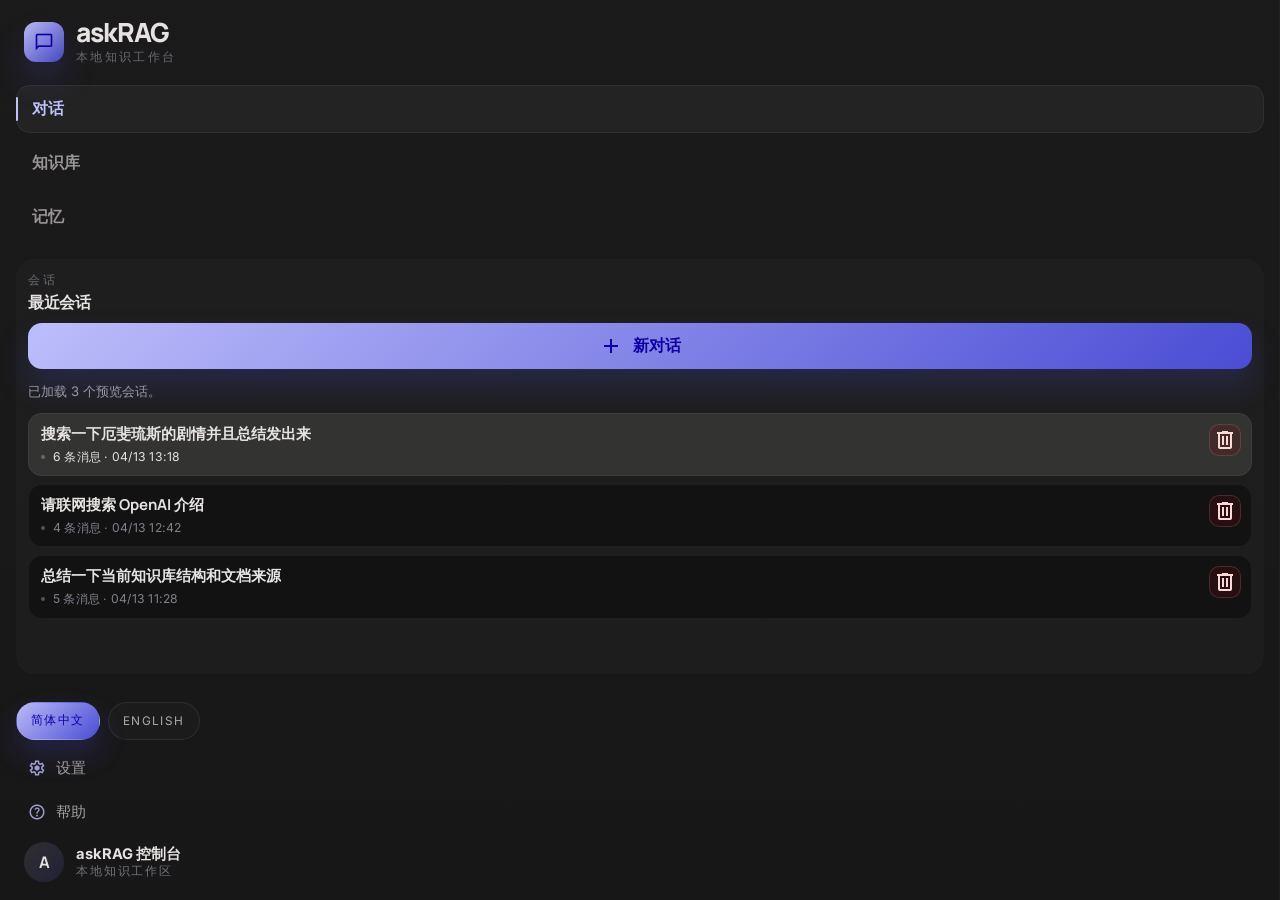
<file: app/frontend/preview/chat.html>
<!DOCTYPE html>
<html lang="zh-CN">
<head>
  <meta charset="UTF-8">
  <meta name="viewport" content="width=device-width, initial-scale=1.0">
  <title>askRAG Preview Chat</title>
  <link rel="preconnect" href="https://fonts.googleapis.com">
  <link rel="preconnect" href="https://fonts.gstatic.com" crossorigin>
  <link href="https://fonts.googleapis.com/css2?family=Inter:wght@400;500;600;700;800&family=Manrope:wght@400;500;600;700;800&display=swap" rel="stylesheet">
  <link href="https://fonts.googleapis.com/css2?family=Material+Symbols+Outlined:wght,FILL@100..700,0..1&display=swap" rel="stylesheet">
  <link rel="stylesheet" href="../styles.css">
</head>
<body data-page="chat" data-preview="true">
  <div class="app-shell app-shell-chat">
    <aside class="sidebar">
      <div class="sidebar-brand">
        <div class="brand-mark" aria-hidden="true">
          <span class="material-symbols-outlined">chat_bubble</span>
        </div>
        <div class="brand-copy">
          <div class="brandmark-name">askRAG</div>
          <div id="brandSubline" class="brandmark-subline">Local Knowledge Workbench</div>
        </div>
      </div>

      <nav id="primaryNav" class="sidebar-nav" aria-label="Primary navigation">
        <a id="navChat" class="nav-link is-active" href="./chat.html">Chat</a>
        <a id="navLibrary" class="nav-link" href="./library.html">Library</a>
        <a id="navMemory" class="nav-link" href="./memory.html">Memory</a>
      </nav>

      <section class="sidebar-section sidebar-section-session">
        <div class="sidebar-section-header">
          <p id="conversationsEyebrow" class="eyebrow">Threads</p>
          <h2 id="conversationsTitle">Recent sessions</h2>
        </div>
        <button id="newConversationButton" class="button-primary sidebar-action" type="button">
          <span class="material-symbols-outlined">add</span>
          <span id="newConversationButtonLabel">New chat</span>
        </button>
        <p id="conversationRailStatus" class="status-text sidebar-status" aria-live="polite">Loaded preview conversations.</p>
        <div id="conversationList" class="conversation-list" aria-live="polite"></div>
      </section>

      <footer class="sidebar-footer">
        <div id="localeSwitch" class="locale-switch" aria-label="Language switcher">
          <button id="localeZh" class="locale-button is-active" type="button">ZH</button>
          <button id="localeEn" class="locale-button" type="button">EN</button>
        </div>

        <div class="sidebar-links">
          <a class="sidebar-link" href="#">
            <span class="material-symbols-outlined">settings</span>
            <span id="sidebarSettingsLabel">Settings</span>
          </a>
          <a class="sidebar-link" href="#">
            <span class="material-symbols-outlined">help_outline</span>
            <span id="sidebarSupportLabel">Support</span>
          </a>
        </div>

        <div class="sidebar-user">
          <div class="sidebar-avatar" aria-hidden="true">A</div>
          <div>
            <div id="sidebarUserName" class="sidebar-user-name">askRAG Console</div>
            <div id="sidebarUserMeta" class="sidebar-user-meta">Local knowledge workspace</div>
          </div>
        </div>
      </footer>
    </aside>

    <main class="workspace workspace-chat">
      <header class="utility-bar">
        <div class="utility-copy">
          <div class="chip-row">
            <span id="chatStatusPill" class="status-pill">Preview mode</span>
            <span id="chatScopePill" class="status-pill status-pill-soft">Chat workspace</span>
          </div>
          <p id="eyebrowText" class="eyebrow">Chat</p>
          <h1 id="pageTitle">askRAG Chat</h1>
          <p id="heroText" class="hero-text">Preview the current front-end shell without starting the backend service.</p>
        </div>

        <div class="utility-actions">
          <button id="chatNotificationsButton" class="icon-button" type="button" aria-label="Notifications">
            <span class="material-symbols-outlined">notifications</span>
          </button>
          <button id="chatHistoryButton" class="icon-button" type="button" aria-label="History">
            <span class="material-symbols-outlined">history</span>
          </button>
        </div>
      </header>

      <section class="chat-grid">
        <div class="chat-main-column">
          <section class="chat-stage-header surface-panel">
            <div class="chat-stage-copy">
              <p id="stageEyebrow" class="eyebrow">Conversation</p>
              <h2 id="stageTitle">Keep the answer, source trail, and stream status in one focused workspace.</h2>
              <p id="stageLead" class="chat-stage-lead">The left rail stays stable while the center panel owns the scroll and composer.</p>
            </div>
          </section>

          <section id="transcriptPanel" class="transcript-panel transcript-panel-chat surface-panel" aria-label="Conversation transcript">
            <div id="messageList" class="message-list message-list-chat"></div>
          </section>

          <div class="chat-composer-shell surface-panel">
            <section class="chat-composer-meta">
              <div class="control-block chat-prompt-copy">
                <h2 id="promptTitle">Composer</h2>
                <p id="promptText">This is a front-end preview. You can still type to simulate a local reply.</p>
              </div>
            </section>

            <form id="chatForm" class="composer composer-docked" novalidate>
              <label id="questionLabel" class="sr-only" for="questionInput">Question</label>
              <textarea
                id="questionInput"
                name="question"
                rows="3"
                maxlength="2000"
                placeholder="Search Aphelios lore and summarize it"
                required
              ></textarea>
              <div class="composer-actions composer-actions-docked">
                <p id="statusText" class="status-text" aria-live="polite">Preview mode. No backend requests will be sent.</p>
                <button id="submitButton" type="submit" class="button-primary">
                  <span class="material-symbols-outlined">send</span>
                  <span id="submitButtonLabel">Send</span>
                </button>
              </div>
            </form>
          </div>
        </div>

        <aside class="inspector-stack">
          <section class="info-card surface-panel">
            <p id="notesEyebrow" class="eyebrow">Notes</p>
            <h2 id="notesTitle">Preview guidance</h2>
            <ul class="notes-list notes-list-inline">
              <li id="noteOne">Only the transcript region scrolls in this layout.</li>
              <li id="noteTwo">Sidebar density matches the compact conversation design.</li>
              <li id="noteThree">Language switching works without any backend dependency.</li>
            </ul>
          </section>

          <section class="info-card info-card-soft surface-panel">
            <p id="routingEyebrow" class="eyebrow">Source trail</p>
            <h2 id="routingTitle">Primary source</h2>
            <p id="routingText">Mock source chips stay attached to assistant responses so you can inspect layout density.</p>
          </section>

          <section class="info-card info-card-accent surface-panel">
            <div class="info-card-topline">
              <span id="livePill" class="status-pill">Static preview</span>
              <span id="streamingPill" class="status-pill status-pill-soft">Local mock</span>
            </div>
            <h2 id="stateTitle">Response state</h2>
            <p id="stateText">Use this page to validate shell, spacing, scroll behavior, and Chinese copy before booting the app.</p>
          </section>
        </aside>
      </section>
    </main>
  </div>

  <script src="./preview.js"></script>
</body>
</html>
</file>
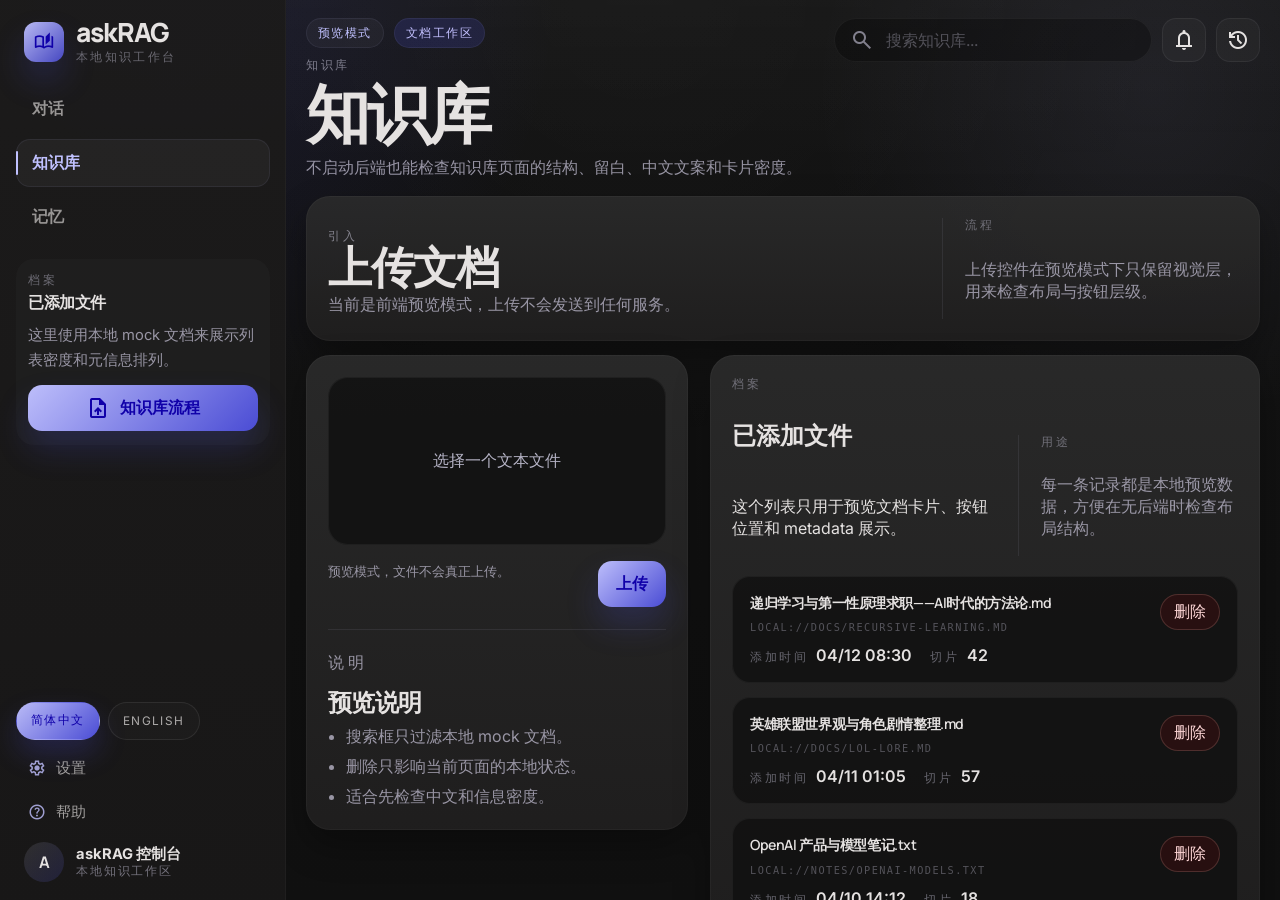
<file: app/frontend/preview/library.html>
<!DOCTYPE html>
<html lang="zh-CN">
<head>
  <meta charset="UTF-8">
  <meta name="viewport" content="width=device-width, initial-scale=1.0">
  <title>askRAG Preview Library</title>
  <link rel="preconnect" href="https://fonts.googleapis.com">
  <link rel="preconnect" href="https://fonts.gstatic.com" crossorigin>
  <link href="https://fonts.googleapis.com/css2?family=Inter:wght@400;500;600;700;800&family=Manrope:wght@400;500;600;700;800&display=swap" rel="stylesheet">
  <link href="https://fonts.googleapis.com/css2?family=Material+Symbols+Outlined:wght,FILL@100..700,0..1&display=swap" rel="stylesheet">
  <link rel="stylesheet" href="../styles.css">
</head>
<body data-page="library" data-preview="true">
  <div class="app-shell">
    <aside class="sidebar">
      <div class="sidebar-brand">
        <div class="brand-mark" aria-hidden="true">
          <span class="material-symbols-outlined">auto_stories</span>
        </div>
        <div class="brand-copy">
          <div class="brandmark-name">askRAG</div>
          <div id="brandSubline" class="brandmark-subline">Local Knowledge Workbench</div>
        </div>
      </div>

      <nav id="primaryNav" class="sidebar-nav" aria-label="Primary navigation">
        <a id="navChat" class="nav-link" href="./chat.html">Chat</a>
        <a id="navLibrary" class="nav-link is-active" href="./library.html">Library</a>
        <a id="navMemory" class="nav-link" href="./memory.html">Memory</a>
      </nav>

      <section class="sidebar-section">
        <div class="sidebar-section-header">
          <p id="librarySidebarEyebrow" class="eyebrow">Archive</p>
          <h2 id="librarySidebarTitle">Added files</h2>
        </div>
        <p id="librarySidebarCopy" class="sidebar-copy">Preview the archive panel and document density with mock records.</p>
        <button id="librarySidebarButton" class="button-primary sidebar-action" type="button">
          <span class="material-symbols-outlined">upload_file</span>
          <span id="librarySidebarAction">Library workflow</span>
        </button>
      </section>

      <footer class="sidebar-footer">
        <div id="localeSwitch" class="locale-switch" aria-label="Language switcher">
          <button id="localeZh" class="locale-button is-active" type="button">ZH</button>
          <button id="localeEn" class="locale-button" type="button">EN</button>
        </div>

        <div class="sidebar-links">
          <a class="sidebar-link" href="#">
            <span class="material-symbols-outlined">settings</span>
            <span id="sidebarSettingsLabel">Settings</span>
          </a>
          <a class="sidebar-link" href="#">
            <span class="material-symbols-outlined">help_outline</span>
            <span id="sidebarSupportLabel">Support</span>
          </a>
        </div>

        <div class="sidebar-user">
          <div class="sidebar-avatar" aria-hidden="true">A</div>
          <div>
            <div id="sidebarUserName" class="sidebar-user-name">askRAG Console</div>
            <div id="sidebarUserMeta" class="sidebar-user-meta">Local knowledge workspace</div>
          </div>
        </div>
      </footer>
    </aside>

    <main class="workspace workspace-library">
      <header class="utility-bar">
        <div class="utility-copy">
          <div class="chip-row">
            <span id="libraryStatusPill" class="status-pill">Preview mode</span>
            <span id="libraryScopePill" class="status-pill status-pill-soft">Document workspace</span>
          </div>
          <p id="eyebrowText" class="eyebrow">Library</p>
          <h1 id="pageTitle">Knowledge Base</h1>
          <p id="heroText" class="hero-text">Inspect the library layout with local mock documents, no backend required.</p>
        </div>

        <div class="utility-actions">
          <label id="librarySearchLabel" class="utility-search" aria-label="Search knowledge base">
            <span class="material-symbols-outlined">search</span>
            <input id="librarySearchInput" type="text" placeholder="Search knowledge base..." />
          </label>
          <button id="libraryNotificationsButton" class="icon-button" type="button" aria-label="Notifications">
            <span class="material-symbols-outlined">notifications</span>
          </button>
          <button id="libraryHistoryButton" class="icon-button" type="button" aria-label="History">
            <span class="material-symbols-outlined">history</span>
          </button>
        </div>
      </header>

      <section class="page-hero page-hero-split surface-panel">
        <div class="hero-copy hero-copy-compact">
          <p id="intakeEyebrow" class="eyebrow">Intake</p>
          <h2 id="uploadTitle">Upload document</h2>
          <p id="uploadText" class="hero-text">Preview-only mode. Upload controls are visual here and do not call the backend.</p>
        </div>
        <div class="hero-meta hero-meta-panel">
          <p id="heroMetaLabel" class="meta-label">Workflow</p>
          <p id="heroMetaText" class="meta-value">Use this screen to validate archive density, search field placement, and panel hierarchy.</p>
        </div>
      </section>

      <section class="library-layout">
        <section class="control-panel library-panel surface-panel">
          <form id="uploadForm" class="upload-form upload-form-editorial" novalidate>
            <label id="filePickerLabel" class="file-picker" for="fileInput">
              <span id="filePickerText">Choose a text file</span>
              <input id="fileInput" type="file" accept=".txt,.md">
            </label>
            <div class="composer-actions upload-actions">
              <p id="uploadStatus" class="status-text" aria-live="polite">Preview mode. Files are not uploaded.</p>
              <button id="uploadButton" type="submit" class="button-primary"><span id="uploadButtonLabel">Upload</span></button>
            </div>
          </form>

          <section class="control-block control-block-muted library-guidance">
            <p id="notesEyebrow" class="eyebrow">Guidance</p>
            <h2 id="notesTitle">Preview guidance</h2>
            <ul class="notes-list notes-list-editorial">
              <li id="noteOne">Search filters the mock archive on the client side.</li>
              <li id="noteTwo">Delete only affects local preview data.</li>
              <li id="noteThree">Use this page to validate Chinese text and spacing.</li>
            </ul>
          </section>
        </section>

        <section class="library-inspector surface-panel">
          <div class="inspector-header library-archive-header">
            <div class="library-archive-copy">
              <p id="archiveEyebrow" class="eyebrow">Archive</p>
              <h2 id="libraryTitle">Added files</h2>
              <p id="libraryText">This panel shows the mock files currently available to chat.</p>
            </div>
            <div class="library-archive-meta">
              <p id="archiveSummaryLabel" class="meta-label">Use</p>
              <p id="archiveSummaryText" class="meta-value">Every record here is local preview data so you can inspect cards, actions, and metadata density.</p>
            </div>
          </div>
          <div id="documentList" class="document-list document-list-panel" aria-live="polite"></div>
        </section>
      </section>

      <section class="metrics-grid">
        <article class="metric-card surface-panel">
          <p id="metricEyebrowOne" class="eyebrow">Evidence</p>
          <div id="metricValueOne" class="metric-value">Primary</div>
          <p id="metricCopyOne" class="metric-copy">Document cards keep metadata tight while staying readable in Chinese.</p>
        </article>
        <article class="metric-card surface-panel">
          <p id="metricEyebrowTwo" class="eyebrow">Processing</p>
          <div id="metricValueTwo" class="metric-value">Steady</div>
          <p id="metricCopyTwo" class="metric-copy">The archive and intake panels stay visually separate without pushing the page into dashboard clutter.</p>
        </article>
        <article class="metric-card metric-card-accent surface-panel">
          <p id="metricEyebrowThree" class="eyebrow">Action</p>
          <div id="metricValueThree" class="metric-value">Ready</div>
          <p id="metricCopyThree" class="metric-copy">You can validate layout, scroll, and localization before the backend is running.</p>
        </article>
      </section>
    </main>
  </div>

  <script src="./preview.js"></script>
</body>
</html>
</file>
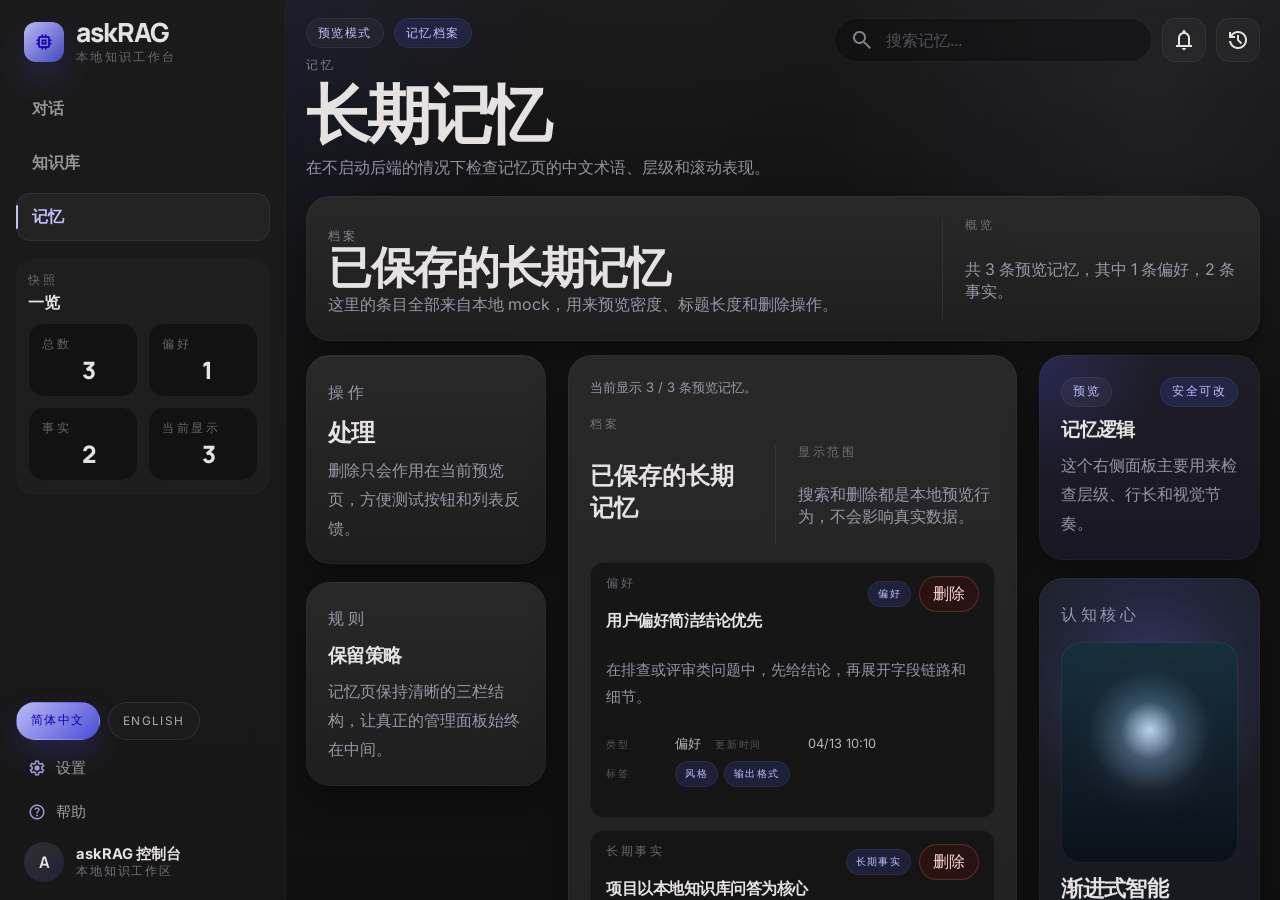
<file: app/frontend/preview/memory.html>
<!DOCTYPE html>
<html lang="zh-CN">
<head>
  <meta charset="UTF-8">
  <meta name="viewport" content="width=device-width, initial-scale=1.0">
  <title>askRAG Preview Memory</title>
  <link rel="preconnect" href="https://fonts.googleapis.com">
  <link rel="preconnect" href="https://fonts.gstatic.com" crossorigin>
  <link href="https://fonts.googleapis.com/css2?family=Inter:wght@400;500;600;700;800&family=Manrope:wght@400;500;600;700;800&display=swap" rel="stylesheet">
  <link href="https://fonts.googleapis.com/css2?family=Material+Symbols+Outlined:wght,FILL@100..700,0..1&display=swap" rel="stylesheet">
  <link rel="stylesheet" href="../styles.css">
</head>
<body data-page="memory" data-preview="true">
  <div class="app-shell">
    <aside class="sidebar">
      <div class="sidebar-brand">
        <div class="brand-mark" aria-hidden="true">
          <span class="material-symbols-outlined">memory</span>
        </div>
        <div class="brand-copy">
          <div class="brandmark-name">askRAG</div>
          <div id="brandSubline" class="brandmark-subline">Local Knowledge Workbench</div>
        </div>
      </div>

      <nav id="primaryNav" class="sidebar-nav" aria-label="Primary navigation">
        <a id="navChat" class="nav-link" href="./chat.html">Chat</a>
        <a id="navLibrary" class="nav-link" href="./library.html">Library</a>
        <a id="navMemory" class="nav-link is-active" href="./memory.html">Memory</a>
      </nav>

      <section class="sidebar-section">
        <div class="sidebar-section-header">
          <p id="snapshotEyebrow" class="eyebrow">Snapshot</p>
          <h2 id="countsTitle">At a glance</h2>
        </div>
        <dl class="memory-stats">
          <div class="memory-stat">
            <dt id="totalLabel" class="meta-label">Total</dt>
            <dd id="totalCount" class="memory-stat-value">0</dd>
          </div>
          <div class="memory-stat">
            <dt id="approvedLabel" class="meta-label">Preferences</dt>
            <dd id="approvedCount" class="memory-stat-value">0</dd>
          </div>
          <div class="memory-stat">
            <dt id="pendingLabel" class="meta-label">Facts</dt>
            <dd id="pendingCount" class="memory-stat-value">0</dd>
          </div>
          <div class="memory-stat">
            <dt id="auditLabel" class="meta-label">Visible</dt>
            <dd id="auditCount" class="memory-stat-value">0</dd>
          </div>
        </dl>
      </section>

      <footer class="sidebar-footer">
        <div id="localeSwitch" class="locale-switch" aria-label="Language switcher">
          <button id="localeZh" class="locale-button is-active" type="button">ZH</button>
          <button id="localeEn" class="locale-button" type="button">EN</button>
        </div>

        <div class="sidebar-links">
          <a class="sidebar-link" href="#">
            <span class="material-symbols-outlined">settings</span>
            <span id="sidebarSettingsLabel">Settings</span>
          </a>
          <a class="sidebar-link" href="#">
            <span class="material-symbols-outlined">help_outline</span>
            <span id="sidebarSupportLabel">Support</span>
          </a>
        </div>

        <div class="sidebar-user">
          <div class="sidebar-avatar" aria-hidden="true">A</div>
          <div>
            <div id="sidebarUserName" class="sidebar-user-name">askRAG Console</div>
            <div id="sidebarUserMeta" class="sidebar-user-meta">Local knowledge workspace</div>
          </div>
        </div>
      </footer>
    </aside>

    <main class="workspace workspace-memory">
      <header class="utility-bar">
        <div class="utility-copy">
          <div class="chip-row">
            <span id="memoryStatusPill" class="status-pill">Preview mode</span>
            <span id="memoryScopePill" class="status-pill status-pill-soft">Memory archive</span>
          </div>
          <p id="eyebrowText" class="eyebrow">Memory</p>
          <h1 id="pageTitle">Long-term Memory</h1>
          <p id="heroText" class="hero-text">Preview the memory archive page without calling the backend memory APIs.</p>
        </div>

        <div class="utility-actions">
          <label id="memorySearchLabel" class="utility-search" aria-label="Search memories">
            <span class="material-symbols-outlined">search</span>
            <input id="memorySearchInput" type="text" placeholder="Search memories..." />
          </label>
          <button id="memoryNotificationsButton" class="icon-button" type="button" aria-label="Notifications">
            <span class="material-symbols-outlined">notifications</span>
          </button>
          <button id="memoryHistoryButton" class="icon-button" type="button" aria-label="History">
            <span class="material-symbols-outlined">history</span>
          </button>
        </div>
      </header>

      <section class="page-hero page-hero-split surface-panel">
        <div class="hero-copy hero-copy-compact">
          <p id="listEyebrow" class="eyebrow">Archive</p>
          <h2 id="listTitle">Saved long-term memories</h2>
          <p id="listText" class="hero-text">Review local mock preferences and facts to validate density, copy, and controls.</p>
        </div>
        <div class="hero-meta hero-meta-panel">
          <p id="summaryLabel" class="meta-label">Summary</p>
          <p id="summaryValue" class="meta-value">Loaded preview memories.</p>
        </div>
      </section>

      <section class="memory-grid">
        <aside class="memory-rail">
          <section class="control-block control-block-muted surface-panel">
            <p id="memoryActionEyebrow" class="eyebrow">Action</p>
            <h2 id="archiveMetaLabel">Action</h2>
            <p id="archiveMetaText" class="hero-text">Delete only affects the local preview list so you can inspect the interaction safely.</p>
          </section>

          <section class="info-card info-card-soft surface-panel">
            <p id="memoryLogicEyebrow" class="eyebrow">Logic</p>
            <h2 id="memoryLogicTitle">Retention policy</h2>
            <p id="memoryLogicText">This page mirrors the final shell but uses front-end data only.</p>
          </section>
        </aside>

        <section class="memory-inspector surface-panel" aria-label="Memory entries">
          <p id="memoryStatus" class="status-text memory-status" aria-live="polite">Loaded preview memories.</p>
          <div class="memory-archive-header">
            <div class="memory-archive-copy">
              <p id="memoryArchiveEyebrow" class="eyebrow">Archive</p>
              <h2 id="memoryArchiveTitle">Saved long-term memories</h2>
            </div>
            <div class="memory-archive-meta">
              <p id="memoryArchiveMetaLabel" class="meta-label">Visible</p>
              <p id="memoryArchiveMetaText" class="meta-value">Search and delete are local-only interactions for layout preview.</p>
            </div>
          </div>
          <div id="memoryList" class="memory-list" aria-live="polite"></div>
        </section>

        <aside class="memory-aside">
          <section class="info-card info-card-accent surface-panel">
            <div class="info-card-topline">
              <span id="memoryPrivacyPill" class="status-pill">Preview</span>
              <span id="memoryRollbackPill" class="status-pill status-pill-soft">Safe to edit</span>
            </div>
            <h2 id="memoryCardTitle">Memory logic</h2>
            <p id="memoryCardText">Use this panel to validate hierarchy, line length, and Chinese terminology in isolation.</p>
          </section>

          <section class="memory-preview surface-panel">
            <p id="memoryPreviewEyebrow" class="eyebrow">Cognitive core</p>
            <div class="memory-preview-visual" aria-hidden="true"></div>
            <h3 id="memoryPreviewTitle">Evolving Intelligence</h3>
            <p id="memoryPreviewText">The right column stays calm so the archive remains the main operational surface.</p>
          </section>
        </aside>
      </section>

      <footer class="workspace-footer">
        <p id="memoryFooterCopy" class="workspace-footer-copy">Preview data only</p>
        <div class="workspace-footer-actions">
          <button id="memoryExportButton" class="button-secondary" type="button">Export Data</button>
          <button id="memoryPurgeButton" class="button-danger" type="button">Purge All Memory</button>
        </div>
      </footer>
    </main>
  </div>

  <script src="./preview.js"></script>
</body>
</html>
</file>
<file: app/frontend/styles.css>
:root {
  --bg: #131313;
  --surface-lowest: #0e0e0e;
  --surface-low: #1c1b1b;
  --surface: #201f1f;
  --surface-high: #2a2a2a;
  --surface-highest: #353534;
  --surface-bright: #393939;
  --surface-glass: rgba(53, 53, 52, 0.72);
  --text: #e5e2e1;
  --muted: rgba(199, 196, 216, 0.72);
  --muted-strong: rgba(199, 196, 216, 0.9);
  --outline: rgba(145, 143, 161, 0.14);
  --outline-strong: rgba(145, 143, 161, 0.32);
  --primary: #c0c1ff;
  --primary-soft: rgba(192, 193, 255, 0.16);
  --primary-container: #4b4dd8;
  --primary-ink: #1000a9;
  --secondary: #c3c0ff;
  --danger: #ffb4ab;
  --danger-bg: rgba(147, 0, 10, 0.26);
  --success: #b7f5d2;
  --shadow-lg: 0 24px 48px rgba(0, 0, 0, 0.42);
  --shadow-md: 0 16px 36px rgba(0, 0, 0, 0.32);
  --radius-sm: 10px;
  --radius-md: 14px;
  --radius-lg: 18px;
  --radius-xl: 24px;
  --sidebar-width: 286px;
  --chat-sidebar-width: 256px;
  --chat-header-height: 76px;
  --chat-content-width: 820px;
}

body[data-theme="light"] {
  color-scheme: light;
  --bg: #f4f7fb;
  --surface-lowest: #ffffff;
  --surface-low: #f4f7fb;
  --surface: #ffffff;
  --surface-high: #edf1f7;
  --surface-highest: #e3eaf3;
  --surface-bright: #d9e2ee;
  --surface-glass: rgba(255, 255, 255, 0.82);
  --text: #111827;
  --muted: rgba(75, 85, 99, 0.84);
  --muted-strong: rgba(55, 65, 81, 0.96);
  --outline: rgba(17, 24, 39, 0.08);
  --outline-strong: rgba(17, 24, 39, 0.16);
  --primary: #4b4dd8;
  --primary-soft: rgba(75, 77, 216, 0.12);
  --primary-container: #4b4dd8;
  --primary-ink: #ffffff;
  --secondary: #334155;
  --danger: #b91c1c;
  --danger-bg: rgba(239, 68, 68, 0.12);
  --success: #166534;
  --shadow-lg: 0 24px 48px rgba(15, 23, 42, 0.12);
  --shadow-md: 0 16px 36px rgba(15, 23, 42, 0.08);
  background:
    radial-gradient(circle at 12% 0%, rgba(75, 77, 216, 0.08), transparent 28%),
    radial-gradient(circle at 90% 10%, rgba(75, 77, 216, 0.05), transparent 24%),
    linear-gradient(180deg, #f8faff 0%, #eef3fa 100%);
}

body[data-theme="light"]::before {
  opacity: 0.24;
}

body[data-theme="light"]::after {
  opacity: 0.08;
}

*,
*::before,
*::after {
  box-sizing: border-box;
}

html {
  height: 100%;
  background: var(--bg);
  overflow: hidden;
}

body {
  margin: 0;
  height: 100%;
  min-height: 100dvh;
  color: var(--text);
  font-family: "Inter", "Segoe UI", system-ui, -apple-system, sans-serif;
  background:
    radial-gradient(circle at 12% 0%, rgba(75, 77, 216, 0.14), transparent 28%),
    radial-gradient(circle at 90% 10%, rgba(192, 193, 255, 0.08), transparent 24%),
    linear-gradient(180deg, #131313 0%, #101010 100%);
  overflow: hidden;
}

body::before {
  content: "";
  position: fixed;
  inset: 0;
  pointer-events: none;
  background:
    linear-gradient(180deg, rgba(255, 255, 255, 0.03), transparent 18%),
    radial-gradient(circle at 50% 0%, rgba(255, 255, 255, 0.03), transparent 48%);
  opacity: 0.65;
}

body::after {
  content: "";
  position: fixed;
  inset: 0;
  pointer-events: none;
  background-image: linear-gradient(rgba(255, 255, 255, 0.015) 1px, transparent 1px);
  background-size: 100% 64px;
  mask-image: linear-gradient(180deg, rgba(0, 0, 0, 0.3), transparent 86%);
  opacity: 0.45;
}

a {
  color: inherit;
  text-decoration: none;
}

button,
input,
textarea {
  font: inherit;
}

button {
  cursor: pointer;
}

img {
  max-width: 100%;
  display: block;
}

.sr-only {
  position: absolute;
  width: 1px;
  height: 1px;
  padding: 0;
  margin: -1px;
  overflow: hidden;
  clip: rect(0, 0, 0, 0);
  white-space: nowrap;
  border: 0;
}

.material-symbols-outlined {
  font-variation-settings: "FILL" 0, "wght" 400, "GRAD" 0, "opsz" 24;
}

.app-shell {
  position: relative;
  display: grid;
  grid-template-columns: var(--sidebar-width) minmax(0, 1fr);
  height: 100dvh;
  min-height: 100dvh;
  overflow: hidden;
}

.app-shell-chat {
  display: block;
  height: 100dvh;
  min-height: 100dvh;
}

.sidebar {
  display: flex;
  flex-direction: column;
  gap: 18px;
  height: 100dvh;
  min-height: 0;
  padding: 20px 16px 18px;
  background: linear-gradient(180deg, rgba(28, 27, 27, 0.98), rgba(25, 24, 24, 0.96));
  box-shadow: inset -1px 0 0 rgba(255, 255, 255, 0.03);
  z-index: 20;
  overflow-y: auto;
  overscroll-behavior: contain;
}

.sidebar-brand {
  display: flex;
  align-items: center;
  gap: 12px;
  padding: 0 8px;
}

.brand-mark {
  width: 40px;
  height: 40px;
  display: grid;
  place-items: center;
  border-radius: 12px;
  background: linear-gradient(135deg, rgba(192, 193, 255, 0.95), rgba(75, 77, 216, 0.88));
  color: var(--primary-ink);
  box-shadow: 0 18px 32px rgba(75, 77, 216, 0.22);
}

.brand-mark .material-symbols-outlined {
  font-size: 20px;
}

.brand-copy {
  display: grid;
  gap: 4px;
}

.brandmark-name {
  font-family: "Manrope", "Inter", sans-serif;
  font-size: 1.65rem;
  font-weight: 800;
  line-height: 0.98;
  letter-spacing: -0.04em;
}

.brandmark-subline {
  color: rgba(199, 196, 216, 0.46);
  font-size: 0.72rem;
  line-height: 1.3;
  letter-spacing: 0.2em;
  text-transform: uppercase;
}

.sidebar-nav {
  display: grid;
  gap: 6px;
  padding: 2px 0 0;
}

.nav-link {
  position: relative;
  display: flex;
  align-items: center;
  min-height: 48px;
  padding: 0 14px 0 16px;
  border-radius: 14px;
  color: rgba(229, 226, 225, 0.62);
  font-family: "Manrope", "Inter", sans-serif;
  font-weight: 600;
  font-size: 0.98rem;
  letter-spacing: -0.01em;
  transition: background-color 180ms ease, color 180ms ease, transform 180ms ease, box-shadow 180ms ease;
}

.nav-link::before {
  content: "";
  position: absolute;
  left: 0;
  top: 12px;
  bottom: 12px;
  width: 2px;
  border-radius: 999px;
  background: transparent;
  transition: background-color 180ms ease;
}

.nav-link:hover {
  background: rgba(255, 255, 255, 0.03);
  color: var(--text);
}

.nav-link.is-active {
  background: rgba(255, 255, 255, 0.04);
  color: var(--primary);
  box-shadow: inset 0 0 0 1px rgba(192, 193, 255, 0.08);
}

.nav-link.is-active::before {
  background: var(--primary);
}

.sidebar-section {
  display: grid;
  gap: 12px;
  padding: 14px 12px;
  border-radius: 18px;
  background: rgba(255, 255, 255, 0.02);
}

.sidebar-section-session {
  display: grid;
  grid-template-rows: auto auto auto minmax(0, 1fr);
  flex: 1;
  min-height: 0;
}

.sidebar-section-header {
  display: grid;
  gap: 6px;
}

.sidebar-section-header-compact {
  gap: 2px;
}

.sidebar-section-header-compact .eyebrow {
  font-size: 0.64rem;
  letter-spacing: 0.16em;
}

.sidebar-section h2,
.info-card h2,
.control-block h2,
.hero-copy-compact h2,
.memory-preview h3,
.chat-stage-copy h2 {
  margin: 0;
  font-family: "Manrope", "Inter", sans-serif;
  font-weight: 700;
  letter-spacing: -0.03em;
  line-height: 1.05;
}

.sidebar-section h2 {
  font-size: 1rem;
}

.control-block {
  display: grid;
  gap: 12px;
}

.control-block-muted {
  padding-top: 18px;
  border-top: 1px solid var(--outline);
}

.sidebar-copy {
  margin: 0;
  color: var(--muted);
  font-size: 0.92rem;
  line-height: 1.7;
}

.sidebar-action {
  width: 100%;
  justify-content: center;
}

.sidebar-status {
  margin: 0;
  color: rgba(199, 196, 216, 0.56);
  font-size: 0.74rem;
  line-height: 1.4;
}

.sidebar-footer {
  display: grid;
  gap: 10px;
  margin-top: auto;
  padding-top: 10px;
}

.mono {
  font-family: "Cascadia Code", "SFMono-Regular", Consolas, monospace;
}

.locale-switch {
  display: inline-flex;
  gap: 8px;
}

.locale-button {
  min-width: 60px;
  min-height: 38px;
  padding: 0 14px;
  border: 1px solid rgba(255, 255, 255, 0.08);
  border-radius: 999px;
  color: rgba(229, 226, 225, 0.72);
  background: rgba(255, 255, 255, 0.02);
  letter-spacing: 0.12em;
  text-transform: uppercase;
  font-size: 0.74rem;
  transition: background-color 180ms ease, color 180ms ease, border-color 180ms ease, transform 120ms ease;
}

.locale-button:hover:not(:disabled) {
  background: rgba(255, 255, 255, 0.05);
  border-color: rgba(192, 193, 255, 0.18);
  color: var(--text);
}

.locale-button.is-active {
  background: linear-gradient(135deg, rgba(192, 193, 255, 0.96), rgba(75, 77, 216, 0.98));
  color: var(--primary-ink);
  border-color: transparent;
  box-shadow: 0 14px 28px rgba(75, 77, 216, 0.24);
}

body[data-theme="light"] .locale-button {
  background: rgba(255, 255, 255, 0.96);
  border-color: rgba(17, 24, 39, 0.08);
  color: rgba(55, 65, 81, 0.84);
}

body[data-theme="light"] .locale-button:hover:not(:disabled) {
  background: rgba(248, 250, 252, 0.98);
  border-color: rgba(75, 77, 216, 0.14);
  color: rgba(17, 24, 39, 0.9);
}

body[data-theme="light"] .locale-button.is-active {
  background: linear-gradient(135deg, rgba(75, 77, 216, 0.16), rgba(75, 77, 216, 0.08));
  color: var(--primary);
  box-shadow: 0 14px 28px rgba(75, 77, 216, 0.12);
}

.sidebar-links {
  display: grid;
  gap: 8px;
}

.sidebar-link {
  display: flex;
  align-items: center;
  justify-content: flex-start;
  gap: 10px;
  min-height: 36px;
  padding: 0 12px;
  width: 100%;
  border: 0;
  background: transparent;
  font: inherit;
  text-align: left;
  border-radius: 12px;
  color: rgba(229, 226, 225, 0.66);
  font-size: 0.92rem;
  transition: background-color 180ms ease, color 180ms ease;
}

.sidebar-link:hover {
  background: rgba(255, 255, 255, 0.04);
  color: var(--text);
}

.sidebar-link .material-symbols-outlined {
  font-size: 18px;
  color: rgba(192, 193, 255, 0.8);
}

body.modal-open {
  overflow: hidden;
}

body.modal-open .app-shell {
  filter: blur(10px) saturate(0.88);
  transform: scale(0.992);
  transform-origin: center top;
}

.workspace-overlay {
  position: fixed;
  inset: 0;
  z-index: 120;
  display: grid;
  place-items: center;
  padding: 24px;
  background: rgba(10, 10, 10, 0.56);
  backdrop-filter: blur(18px) saturate(0.9);
}

.workspace-overlay[hidden] {
  display: none;
}

body[data-theme="light"] .workspace-overlay {
  background: rgba(248, 250, 252, 0.56);
}

.workspace-modal {
  position: relative;
  width: min(920px, calc(100vw - 32px));
  max-height: min(86dvh, 840px);
  overflow: auto;
  padding: 28px;
  border: 1px solid rgba(145, 143, 161, 0.22);
  border-radius: 28px;
  background:
    linear-gradient(180deg, rgba(35, 34, 34, 0.94), rgba(22, 22, 22, 0.96)),
    var(--surface);
  box-shadow: 0 28px 72px rgba(0, 0, 0, 0.5);
}

body[data-theme="light"] .workspace-modal {
  background: linear-gradient(180deg, rgba(255, 255, 255, 0.98), rgba(246, 249, 253, 0.98));
  border-color: rgba(15, 23, 42, 0.08);
  box-shadow: 0 28px 72px rgba(15, 23, 42, 0.12);
}

.workspace-modal-close {
  position: absolute;
  top: 18px;
  right: 18px;
}

.workspace-modal-panel {
  display: grid;
  gap: 14px;
}

.workspace-modal-panel + .workspace-modal-panel {
  margin-top: 24px;
  padding-top: 24px;
  border-top: 1px solid rgba(145, 143, 161, 0.14);
}

.workspace-modal-panel[hidden] {
  display: none !important;
}

.workspace-modal-copy {
  max-width: 60ch;
  margin: 0;
  color: var(--muted);
}

.workspace-modal-grid {
  display: grid;
  grid-template-columns: minmax(0, 1fr) minmax(0, 1fr);
  gap: 14px;
}

.workspace-modal-grid-two {
  grid-template-columns: minmax(0, 1fr) minmax(0, 1fr);
}

.workspace-modal-block {
  display: grid;
  gap: 10px;
  padding: 16px;
  border: 1px solid rgba(145, 143, 161, 0.12);
  border-radius: 18px;
  background: rgba(255, 255, 255, 0.02);
}

.workspace-modal-controls {
  display: grid;
  gap: 14px;
}

.workspace-modal-control {
  display: grid;
  gap: 10px;
}

body[data-theme="light"] .workspace-modal-block {
  background: rgba(248, 250, 252, 0.94);
  border-color: rgba(17, 24, 39, 0.06);
}

.workspace-modal-label {
  margin: 0;
  color: rgba(199, 196, 216, 0.72);
  font-size: 0.75rem;
  font-weight: 700;
  letter-spacing: 0.12em;
  text-transform: uppercase;
}

.workspace-modal-model-value {
  font-size: 1.05rem;
  font-weight: 700;
  letter-spacing: -0.02em;
}

.workspace-modal-hint {
  color: var(--muted);
  font-size: 0.86rem;
  line-height: 1.55;
}

body[data-theme="light"] .workspace-modal-label,
body[data-theme="light"] .workspace-modal-hint,
body[data-theme="light"] .workspace-modal-copy {
  color: rgba(75, 85, 99, 0.82);
}

.sidebar-user {
  display: flex;
  align-items: center;
  gap: 12px;
  padding: 2px 8px 0;
}

.sidebar-avatar {
  width: 40px;
  height: 40px;
  display: grid;
  place-items: center;
  border-radius: 999px;
  background: linear-gradient(135deg, rgba(255, 255, 255, 0.1), rgba(75, 77, 216, 0.18));
  color: var(--text);
  font-family: "Manrope", "Inter", sans-serif;
  font-weight: 700;
  letter-spacing: -0.03em;
}

.sidebar-user-name {
  font-size: 0.92rem;
  font-weight: 700;
}

.sidebar-user-meta {
  color: rgba(199, 196, 216, 0.52);
  font-size: 0.72rem;
  letter-spacing: 0.16em;
  text-transform: uppercase;
}

.workspace {
  min-width: 0;
  display: grid;
  gap: 14px;
  min-height: 0;
  height: 100dvh;
  padding: 18px 20px 18px;
  overflow: hidden;
}

.workspace-chat {
  grid-template-rows: auto minmax(0, 1fr);
}

body[data-page="chat"] .stitch-sidebar {
  position: fixed;
  inset: 0 auto 0 0;
  width: var(--chat-sidebar-width);
  height: 100dvh;
  padding: 24px 12px 18px;
  overflow: hidden;
  z-index: 50;
  background: linear-gradient(180deg, rgba(28, 27, 27, 0.995), rgba(26, 25, 25, 0.985));
  box-shadow: inset -1px 0 0 rgba(255, 255, 255, 0.04);
}

body[data-theme="light"][data-page="chat"] .stitch-sidebar {
  background: linear-gradient(180deg, rgba(255, 255, 255, 0.98), rgba(246, 249, 253, 0.98));
  box-shadow: inset -1px 0 0 rgba(15, 23, 42, 0.06);
}

body[data-page="chat"] .stitch-sidebar,
body[data-page="chat"] .stitch-sidebar .conversation-list {
  scrollbar-width: thin;
  scrollbar-color: rgba(88, 88, 88, 0.92) rgba(28, 27, 27, 0.98);
}

body[data-page="chat"] .stitch-sidebar::-webkit-scrollbar,
body[data-page="chat"] .stitch-sidebar .conversation-list::-webkit-scrollbar {
  width: 8px;
}

body[data-page="chat"] .stitch-sidebar::-webkit-scrollbar-track,
body[data-page="chat"] .stitch-sidebar .conversation-list::-webkit-scrollbar-track {
  background: rgba(28, 27, 27, 0.98);
}

body[data-page="chat"] .stitch-sidebar::-webkit-scrollbar-thumb,
body[data-page="chat"] .stitch-sidebar .conversation-list::-webkit-scrollbar-thumb {
  background: rgba(88, 88, 88, 0.92);
  border-radius: 999px;
  border: 2px solid rgba(28, 27, 27, 0.98);
}

body[data-page="chat"] .stitch-sidebar .sidebar-section-session {
  grid-template-rows: auto auto minmax(0, 1fr);
}

body[data-page="chat"] .stitch-sidebar .sidebar-footer {
  gap: 12px;
  padding-top: 16px;
  border-top: 1px solid rgba(255, 255, 255, 0.05);
}

body[data-page="chat"] .stitch-sidebar .sidebar-brand {
  align-items: flex-start;
  gap: 10px;
  margin-bottom: 8px;
  padding: 0 12px;
}

body[data-page="chat"] .stitch-sidebar .brand-mark {
  width: 28px;
  height: 28px;
  border-radius: 8px;
  box-shadow: 0 10px 20px rgba(75, 77, 216, 0.22);
}

body[data-page="chat"] .stitch-sidebar .brand-mark .material-symbols-outlined {
  font-size: 16px;
  font-variation-settings: "FILL" 1, "wght" 500, "GRAD" 0, "opsz" 20;
}

body[data-page="chat"] .stitch-sidebar .brand-copy {
  gap: 8px;
}

body[data-page="chat"] .stitch-sidebar .brandmark-name {
  max-width: 108px;
  font-size: 2rem;
  line-height: 0.9;
  letter-spacing: -0.05em;
}

body[data-page="chat"] .stitch-sidebar .brandmark-subline {
  font-size: 0.58rem;
  letter-spacing: 0.22em;
  color: rgba(199, 196, 216, 0.42);
}

body[data-page="chat"] .stitch-sidebar .sidebar-nav {
  gap: 2px;
  padding: 0 0 14px;
}

body[data-page="chat"] .stitch-sidebar .nav-link {
  min-height: 44px;
  gap: 10px;
  padding: 0 14px 0 18px;
  border-radius: 0;
  background: transparent;
  box-shadow: none;
  color: rgba(229, 226, 225, 0.52);
  font-size: 0.98rem;
  font-weight: 600;
}

body[data-page="chat"] .stitch-sidebar .nav-link::before {
  left: 0;
  top: 10px;
  bottom: 10px;
  width: 2px;
}

body[data-page="chat"] .stitch-sidebar .nav-link:hover {
  background: transparent;
  color: rgba(229, 226, 225, 0.88);
}

body[data-page="chat"] .stitch-sidebar .nav-link.is-active {
  background: transparent;
  color: var(--primary);
  box-shadow: none;
}

body[data-page="chat"] .stitch-sidebar .nav-link-icon {
  font-size: 18px;
  color: rgba(229, 226, 225, 0.58);
}

body[data-page="chat"] .stitch-sidebar .nav-link.is-active .nav-link-icon {
  color: var(--primary);
  font-variation-settings: "FILL" 1, "wght" 500, "GRAD" 0, "opsz" 20;
}

body[data-page="chat"] .stitch-sidebar .nav-link-label {
  min-width: 0;
}

body[data-page="chat"] .stitch-sidebar .sidebar-section {
  gap: 10px;
  padding: 18px 12px 0;
  border-radius: 0;
  background: transparent;
  box-shadow: none;
}

body[data-page="chat"] .stitch-sidebar .sidebar-section-header-compact {
  gap: 5px;
}

body[data-page="chat"] .stitch-sidebar .sidebar-section-header-compact .eyebrow {
  order: -1;
  font-size: 0.55rem;
  letter-spacing: 0.18em;
  color: rgba(199, 196, 216, 0.28);
}

body[data-page="chat"] .stitch-sidebar .sidebar-section h2 {
  font-size: 0.7rem;
  letter-spacing: 0.18em;
  text-transform: uppercase;
  color: rgba(199, 196, 216, 0.38);
}

body[data-theme="light"][data-page="chat"] .stitch-sidebar .sidebar-section h2,
body[data-theme="light"][data-page="chat"] .stitch-sidebar .brandmark-subline,
body[data-theme="light"][data-page="chat"] .stitch-sidebar .sidebar-status,
body[data-theme="light"][data-page="chat"] .stitch-sidebar .sidebar-user-meta,
body[data-theme="light"][data-page="chat"] .stitch-sidebar .conversation-item-meta,
body[data-theme="light"][data-page="chat"] .stitch-sidebar .conversation-empty {
  color: rgba(75, 85, 99, 0.76);
}

body[data-page="chat"] .stitch-sidebar .sidebar-status {
  min-height: 1rem;
  padding: 0 0 2px;
  color: rgba(199, 196, 216, 0.26);
  font-size: 0.64rem;
  line-height: 1.35;
}

body[data-page="chat"] .stitch-sidebar .conversation-list {
  gap: 10px;
  width: 100%;
  align-self: stretch;
  padding-right: 4px;
}

body[data-page="chat"] .stitch-sidebar .conversation-item {
  width: 100%;
  grid-template-columns: minmax(0, 1fr) auto;
  gap: 6px;
  padding: 0;
  border-radius: 0;
  background: transparent;
  box-shadow: none;
  box-sizing: border-box;
}

body[data-theme="light"][data-page="chat"] .stitch-sidebar .conversation-item {
  padding: 0 0 0 0;
  background: rgba(255, 255, 255, 0.82);
  box-shadow: inset 0 0 0 1px rgba(17, 24, 39, 0.06);
}

body[data-page="chat"] .stitch-sidebar .conversation-item:hover,
body[data-page="chat"] .stitch-sidebar .conversation-item:focus-within,
body[data-page="chat"] .stitch-sidebar .conversation-item.is-active {
  background: transparent;
  box-shadow: none;
}

body[data-theme="light"][data-page="chat"] .stitch-sidebar .conversation-item:hover,
body[data-theme="light"][data-page="chat"] .stitch-sidebar .conversation-item:focus-within {
  background: rgba(255, 255, 255, 0.94);
  box-shadow: inset 0 0 0 1px rgba(75, 77, 216, 0.1);
}

body[data-theme="light"][data-page="chat"] .stitch-sidebar .conversation-item.is-active {
  background: rgba(75, 77, 216, 0.08);
  box-shadow: inset 0 0 0 1px rgba(75, 77, 216, 0.12);
}

body[data-page="chat"] .stitch-sidebar .conversation-item-main {
  width: 100%;
  gap: 3px;
  padding: 4px 0;
}

body[data-page="chat"] .stitch-sidebar .conversation-item-title {
  font-size: 0.9rem;
  font-weight: 500;
  line-height: 1.28;
  color: rgba(229, 226, 225, 0.76);
}

body[data-theme="light"][data-page="chat"] .stitch-sidebar .conversation-item-title {
  color: rgba(17, 24, 39, 0.88);
}

body[data-page="chat"] .stitch-sidebar .conversation-item:hover .conversation-item-title,
body[data-page="chat"] .stitch-sidebar .conversation-item.is-active .conversation-item-title {
  color: var(--primary);
}

body[data-theme="light"][data-page="chat"] .stitch-sidebar .conversation-item:hover .conversation-item-title,
body[data-theme="light"][data-page="chat"] .stitch-sidebar .conversation-item.is-active .conversation-item-title {
  color: var(--primary);
}

body[data-page="chat"] .stitch-sidebar .conversation-item-meta {
  gap: 0;
  color: rgba(199, 196, 216, 0.26);
  font-size: 0.58rem;
  letter-spacing: 0.16em;
  text-transform: uppercase;
}

body[data-page="chat"] .stitch-sidebar .conversation-item-meta::before {
  display: none;
}

body[data-page="chat"] .stitch-sidebar .conversation-item-delete {
  flex: 0 0 auto;
  width: 26px;
  min-width: 26px;
  min-height: 26px;
  margin-top: 2px;
  opacity: 0;
  border-radius: 8px;
  background: rgba(147, 0, 10, 0.08);
  box-shadow: inset 0 0 0 1px rgba(255, 180, 171, 0.08);
}

body[data-page="chat"] .stitch-sidebar .conversation-item:hover .conversation-item-delete,
body[data-page="chat"] .stitch-sidebar .conversation-item:focus-within .conversation-item-delete {
  opacity: 1;
}

body[data-page="chat"] .stitch-sidebar .conversation-empty {
  padding: 10px 0;
  border-radius: 0;
  background: transparent;
  box-shadow: none;
  color: rgba(199, 196, 216, 0.42);
  font-size: 0.82rem;
}

body[data-page="chat"] .stitch-sidebar .sidebar-cta {
  min-height: 36px;
  padding: 0 14px;
  justify-content: center;
  gap: 8px;
  border-radius: 6px;
  font-size: 0.92rem;
  box-shadow: 0 12px 22px rgba(75, 77, 216, 0.2);
}

body[data-page="chat"] .stitch-sidebar .sidebar-cta .material-symbols-outlined {
  font-size: 16px;
}

body[data-page="chat"] .stitch-sidebar .locale-switch {
  gap: 6px;
  opacity: 0.78;
}

body[data-page="chat"] .stitch-sidebar .locale-button {
  min-width: 42px;
  min-height: 28px;
  padding: 0 10px;
  border-radius: 999px;
  font-size: 0.64rem;
}

body[data-page="chat"] .stitch-sidebar .sidebar-links {
  gap: 4px;
}

body[data-page="chat"] .stitch-sidebar .sidebar-link {
  min-height: 34px;
  padding: 0 8px;
  border-radius: 10px;
  color: rgba(229, 226, 225, 0.52);
  font-size: 0.86rem;
}

body[data-page="chat"] .stitch-sidebar .sidebar-link:hover {
  background: transparent;
  color: rgba(229, 226, 225, 0.88);
}

body[data-page="chat"] .stitch-sidebar .sidebar-link .material-symbols-outlined {
  font-size: 17px;
  color: rgba(229, 226, 225, 0.52);
}

body[data-page="chat"] .stitch-sidebar .sidebar-user {
  gap: 10px;
  padding: 6px 8px 0;
}

body[data-page="chat"] .stitch-sidebar .sidebar-avatar {
  width: 26px;
  height: 26px;
  font-size: 0.72rem;
}

body[data-page="chat"] .stitch-sidebar .sidebar-user-name {
  font-size: 0.76rem;
}

body[data-page="chat"] .stitch-sidebar .sidebar-user-meta {
  font-size: 0.56rem;
  letter-spacing: 0.16em;
}

body[data-page="chat"] .stitch-shell {
  min-height: 100dvh;
}

body[data-page="chat"] .stitch-header {
  position: fixed;
  top: 0;
  left: 0;
  right: 0;
  z-index: 40;
  height: var(--chat-header-height);
  display: flex;
  align-items: center;
  justify-content: space-between;
  gap: 18px;
  padding: 0 32px 0 calc(var(--chat-sidebar-width) + 32px);
  background: linear-gradient(180deg, rgba(19, 19, 19, 0.94), rgba(19, 19, 19, 0.78));
  backdrop-filter: blur(18px);
}

body[data-theme="light"][data-page="chat"] .stitch-header {
  background: linear-gradient(180deg, rgba(248, 250, 252, 0.96), rgba(248, 250, 252, 0.76));
  border-bottom: 1px solid rgba(15, 23, 42, 0.06);
}

body[data-page="chat"] .stitch-header-status {
  display: flex;
  align-items: center;
  gap: 12px;
  flex-wrap: wrap;
}

body[data-page="chat"] .stitch-header-tools {
  display: flex;
  align-items: center;
  gap: 16px;
  flex: 1;
  justify-content: flex-end;
}

body[data-page="chat"] .stitch-header-search {
  position: relative;
  display: inline-flex;
  align-items: center;
  width: min(540px, 100%);
  min-width: 260px;
  flex: 1;
  transition: width 180ms ease;
}

body[data-page="chat"] .stitch-header-search:focus-within {
  width: min(620px, 100%);
}

body[data-page="chat"] .stitch-header-search input {
  width: 100%;
  height: 40px;
  padding: 0 40px 0 16px;
  border: 0;
  border-radius: 12px;
  background: rgba(14, 14, 14, 0.82);
  color: var(--text);
  outline: none;
  box-shadow: inset 0 0 0 1px rgba(255, 255, 255, 0.04);
}

body[data-page="chat"] .stitch-header-search input::placeholder {
  color: rgba(199, 196, 216, 0.34);
}

body[data-page="chat"] .stitch-header-search .material-symbols-outlined {
  position: absolute;
  right: 12px;
  color: rgba(199, 196, 216, 0.34);
  font-size: 18px;
}

body[data-page="chat"] .page-search-panel {
  display: grid;
  gap: 16px;
  margin: 0 24px 18px;
  padding: 18px 18px 16px;
  border-radius: 20px;
  background: rgba(12, 12, 12, 0.82);
  box-shadow: inset 0 0 0 1px rgba(255, 255, 255, 0.05), 0 18px 30px rgba(0, 0, 0, 0.16);
}

body[data-theme="light"][data-page="chat"] .page-search-panel {
  background: rgba(255, 255, 255, 0.92);
  box-shadow: inset 0 0 0 1px rgba(17, 24, 39, 0.06), 0 18px 30px rgba(15, 23, 42, 0.08);
}

body[data-page="chat"] .page-search-panel-head {
  display: flex;
  align-items: flex-start;
  justify-content: space-between;
  gap: 16px;
}

body[data-page="chat"] .page-search-panel-head h2 {
  margin: 2px 0 0;
  font-size: 1.05rem;
  letter-spacing: -0.02em;
}

body[data-page="chat"] .page-search-summary {
  max-width: 280px;
  text-align: right;
  color: rgba(199, 196, 216, 0.62);
}

body[data-page="chat"] .page-search-results {
  display: grid;
  gap: 14px;
  max-height: min(56vh, 640px);
  overflow: auto;
  padding-right: 4px;
}

body[data-page="chat"] .page-search-group {
  display: grid;
  gap: 10px;
  padding: 14px;
  border-radius: 16px;
  background: rgba(18, 18, 18, 0.72);
  box-shadow: inset 0 0 0 1px rgba(255, 255, 255, 0.045);
}

body[data-theme="light"][data-page="chat"] .page-search-group {
  background: rgba(247, 249, 252, 0.96);
  box-shadow: inset 0 0 0 1px rgba(17, 24, 39, 0.06);
}

body[data-page="chat"] .page-search-group-head {
  display: flex;
  align-items: center;
  justify-content: space-between;
  gap: 12px;
}

body[data-page="chat"] .page-search-group-head h3 {
  margin: 0;
  color: rgba(229, 226, 225, 0.82);
  font-size: 0.74rem;
  font-weight: 700;
  letter-spacing: 0.18em;
  text-transform: uppercase;
}

body[data-page="chat"] .page-search-count {
  color: rgba(199, 196, 216, 0.46);
  font-size: 0.72rem;
}

body[data-page="chat"] .page-search-items {
  display: grid;
  gap: 10px;
}

body[data-page="chat"] .page-search-item {
  display: grid;
  gap: 6px;
  padding: 12px 14px;
  border-radius: 14px;
  background: rgba(10, 10, 10, 0.72);
  box-shadow: inset 0 0 0 1px rgba(255, 255, 255, 0.04);
}

body[data-theme="light"][data-page="chat"] .page-search-item {
  background: rgba(255, 255, 255, 0.92);
  box-shadow: inset 0 0 0 1px rgba(17, 24, 39, 0.06);
}

body[data-page="chat"] .page-search-item-kind {
  color: rgba(199, 196, 216, 0.38);
  font-size: 0.58rem;
  letter-spacing: 0.16em;
  text-transform: uppercase;
}

body[data-theme="light"][data-page="chat"] .page-search-item-kind,
body[data-theme="light"][data-page="chat"] .page-search-count,
body[data-theme="light"][data-page="chat"] .page-search-summary {
  color: rgba(75, 85, 99, 0.74);
}

body[data-page="chat"] .page-search-item-title {
  color: var(--text);
  font-size: 0.96rem;
  line-height: 1.34;
}

body[data-page="chat"] .page-search-item-meta,
body[data-page="chat"] .page-search-item-snippet {
  color: rgba(199, 196, 216, 0.68);
  font-size: 0.86rem;
  line-height: 1.45;
}

body[data-page="chat"] .page-search-item-snippet mark,
body[data-page="chat"] .page-search-item-meta mark {
  padding: 0 3px;
  border-radius: 4px;
  background: rgba(75, 77, 216, 0.22);
  color: var(--text);
}

body[data-page="chat"] .page-search-empty {
  padding: 14px 2px 6px;
  color: rgba(199, 196, 216, 0.62);
  font-size: 0.92rem;
}

body[data-page="chat"] .stitch-main {
  position: fixed;
  left: var(--chat-sidebar-width);
  top: var(--chat-header-height);
  right: 0;
  bottom: 0;
  overflow: hidden;
}

body[data-page="chat"] .stitch-scroll-area {
  height: 100%;
  overflow-y: auto;
  overscroll-behavior: contain;
  padding: 12px 28px 220px;
}

body[data-page="chat"] .stitch-scroll-inner {
  max-width: 780px;
  margin: 0 auto;
  min-height: 100%;
}

body[data-page="chat"] .stitch-transcript {
  min-height: 100%;
}

body[data-page="chat"] .message-list-chat {
  display: flex;
  flex-direction: column;
  gap: 28px;
  min-height: 100%;
  padding: 28px 0 56px;
  overflow: visible;
}

body[data-page="chat"] .message {
  padding: 0;
  border-radius: 0;
  background: transparent;
  box-shadow: none;
}

body[data-page="chat"] .message-user {
  width: 100%;
  align-self: stretch;
}

body[data-page="chat"] .message-user .message-body {
  width: min(72%, 620px);
  margin-left: auto;
  padding: 12px 18px 13px;
  border-radius: 18px;
  background: rgba(53, 53, 52, 0.92);
  box-shadow: inset 0 0 0 1px rgba(255, 255, 255, 0.04);
  font-size: 0.96rem;
  line-height: 1.68;
}

body[data-theme="light"][data-page="chat"] .message-user .message-body {
  background: rgba(75, 77, 216, 0.08);
  box-shadow: inset 0 0 0 1px rgba(75, 77, 216, 0.1);
}

body[data-page="chat"] .message-assistant {
  width: 100%;
  align-self: stretch;
}

body[data-page="chat"] .message-assistant .message-body,
body[data-page="chat"] .message-assistant .message-tool-status,
body[data-page="chat"] .message-assistant .message-sources {
  max-width: min(86%, 720px);
  margin-left: 18px;
}

body[data-page="chat"] .message-assistant .message-body {
  padding-left: 0;
  border-left: 1px solid rgba(192, 193, 255, 0.18);
  padding: 0 0 0 18px;
  font-size: 0.98rem;
  line-height: 1.72;
}

body[data-theme="light"][data-page="chat"] .message-assistant .message-body {
  border-left-color: rgba(75, 77, 216, 0.18);
}

body[data-page="chat"] .message-assistant.is-thinking .message-body {
  border-left: 0;
  padding-left: 0;
}

body[data-page="chat"] .message-memory-note {
  display: none;
  align-items: center;
  gap: 6px;
  margin: 0 0 -2px 18px;
  color: rgba(199, 196, 216, 0.7);
  font-size: 0.72rem;
  line-height: 1.3;
  letter-spacing: 0.04em;
}

body[data-theme="light"][data-page="chat"] .message-memory-note,
body[data-theme="light"][data-page="chat"] .message-tool-status,
body[data-theme="light"][data-page="chat"] .message-sources {
  color: rgba(75, 85, 99, 0.76);
}

body[data-page="chat"] .message-memory-note:not([hidden]) {
  display: inline-flex;
}

body[data-page="chat"] .message-memory-note-icon {
  font-size: 13px;
  line-height: 1;
  color: rgba(192, 193, 255, 0.82);
}

body[data-page="chat"] .message-intro .message-body {
  border-left: 0;
  padding-left: 0;
  margin-left: 0;
  max-width: min(72%, 620px);
}

body[data-page="chat"] .message-tool-status {
  margin-top: 14px;
}

body[data-page="chat"] .message-sources {
  margin-top: 18px;
}

body[data-page="chat"] .stitch-composer-dock {
  position: fixed;
  left: var(--chat-sidebar-width);
  right: 0;
  bottom: 0;
  z-index: 45;
  padding: 0 28px 24px;
  pointer-events: none;
}

body[data-page="chat"] .scroll-to-bottom-button {
  position: fixed;
  right: 28px;
  bottom: 182px;
  z-index: 48;
  display: inline-flex;
  align-items: center;
  justify-content: center;
  width: 44px;
  height: 44px;
  border: 1px solid rgba(255, 255, 255, 0.08);
  border-radius: 999px;
  background: rgba(21, 21, 21, 0.9);
  color: rgba(243, 243, 255, 0.92);
  box-shadow: 0 16px 32px rgba(0, 0, 0, 0.3);
  backdrop-filter: blur(14px);
  cursor: pointer;
  transition: transform 160ms ease, opacity 160ms ease, background-color 160ms ease, border-color 160ms ease;
}

body[data-page="chat"] .scroll-to-bottom-button:hover {
  transform: translateY(-2px);
  background: rgba(34, 34, 34, 0.96);
  border-color: rgba(255, 255, 255, 0.14);
}

body[data-page="chat"] .scroll-to-bottom-button .material-symbols-outlined {
  font-size: 20px;
  line-height: 1;
}

body[data-page="chat"] .stitch-composer-frame {
  max-width: 780px;
  margin: 0 auto;
  padding: 8px;
  border-radius: 20px;
  background: rgba(53, 53, 52, 0.7);
  box-shadow: var(--shadow-lg);
  backdrop-filter: blur(20px);
  pointer-events: auto;
}

body[data-theme="light"][data-page="chat"] .stitch-composer-frame {
  background: rgba(255, 255, 255, 0.82);
}

body[data-page="chat"] .stitch-composer {
  background: rgba(14, 14, 14, 0.9);
  border-radius: 16px;
  overflow: hidden;
}

body[data-theme="light"][data-page="chat"] .stitch-composer {
  background: rgba(255, 255, 255, 0.94);
  box-shadow: inset 0 0 0 1px rgba(17, 24, 39, 0.06);
}

body[data-page="chat"] .stitch-composer textarea {
  min-height: 56px;
  height: 56px;
  padding: 16px 18px;
  border: 0;
  border-radius: 0;
  background: transparent;
  box-shadow: none;
}

body[data-page="chat"] .stitch-composer textarea {
  scrollbar-width: none;
}

body[data-page="chat"] .stitch-composer textarea::-webkit-scrollbar {
  display: none;
}

body[data-page="chat"] .stitch-composer textarea:focus {
  background: transparent;
  box-shadow: none;
}

body[data-page="chat"] .stitch-composer-footer {
  display: flex;
  align-items: center;
  justify-content: space-between;
  gap: 16px;
  padding: 10px 12px;
  border-top: 1px solid rgba(255, 255, 255, 0.05);
}

body[data-theme="light"][data-page="chat"] .stitch-composer-footer {
  border-top-color: rgba(17, 24, 39, 0.06);
}

body[data-page="chat"] .stitch-composer-tools {
  display: flex;
  align-items: center;
  gap: 8px;
  min-width: 0;
}

body[data-page="chat"] .stitch-tool-button {
  min-width: 108px;
  height: 36px;
  display: inline-flex;
  align-items: center;
  justify-content: flex-start;
  gap: 8px;
  padding: 0 12px;
  border: 1px solid rgba(255, 255, 255, 0.06);
  border-radius: 12px;
  background: rgba(255, 255, 255, 0.025);
  color: rgba(199, 196, 216, 0.76);
  cursor: pointer;
  transition: background-color 180ms ease, border-color 180ms ease, color 180ms ease, box-shadow 180ms ease, transform 180ms ease;
}

body[data-theme="light"][data-page="chat"] .stitch-tool-button {
  background: rgba(243, 246, 252, 0.96);
  border-color: rgba(17, 24, 39, 0.08);
  color: rgba(55, 65, 81, 0.82);
}

body[data-page="chat"] .stitch-tool-button .material-symbols-outlined {
  font-size: 17px;
  line-height: 1;
  color: rgba(146, 149, 255, 0.95);
}

body[data-page="chat"] .stitch-tool-button .tool-label {
  font-size: 0.64rem;
  font-weight: 700;
  letter-spacing: 0.14em;
  text-transform: uppercase;
  white-space: nowrap;
}

body[data-page="chat"] .stitch-tool-button .tool-state {
  margin-left: auto;
  padding-left: 10px;
  font-size: 0.68rem;
  font-weight: 700;
  letter-spacing: 0.18em;
  color: rgba(199, 196, 216, 0.48);
}

body[data-theme="light"][data-page="chat"] .stitch-tool-button .tool-state {
  color: rgba(75, 85, 99, 0.64);
}

body[data-page="chat"] .stitch-tool-button:hover {
  border-color: rgba(146, 149, 255, 0.22);
  background: rgba(146, 149, 255, 0.08);
  color: rgba(236, 235, 248, 0.92);
}

body[data-page="chat"] .stitch-tool-button:focus-visible {
  outline: 2px solid rgba(146, 149, 255, 0.34);
  outline-offset: 2px;
}

body[data-page="chat"] .stitch-tool-button.is-active {
  border-color: rgba(146, 149, 255, 0.42);
  background: linear-gradient(135deg, rgba(146, 149, 255, 0.24), rgba(75, 77, 216, 0.16));
  color: rgba(243, 243, 255, 0.96);
  box-shadow: 0 10px 24px rgba(75, 77, 216, 0.16);
}

body[data-theme="light"][data-page="chat"] .stitch-tool-button.is-active {
  background: linear-gradient(135deg, rgba(75, 77, 216, 0.18), rgba(75, 77, 216, 0.1));
  color: var(--primary);
}

body[data-page="chat"] .stitch-tool-button.is-active .material-symbols-outlined {
  color: rgba(243, 243, 255, 0.98);
}

body[data-theme="light"][data-page="chat"] .stitch-tool-button.is-active .material-symbols-outlined {
  color: var(--primary);
}

body[data-page="chat"] .stitch-tool-button.is-active .tool-state {
  color: rgba(243, 243, 255, 0.74);
}

body[data-theme="light"][data-page="chat"] .stitch-tool-button.is-active .tool-state {
  color: rgba(75, 77, 216, 0.74);
}

body[data-page="chat"] .stitch-composer-send {
  display: flex;
  align-items: center;
  gap: 12px;
}

body[data-page="chat"] .stitch-composer-send .status-text {
  color: rgba(199, 196, 216, 0.48);
  font-size: 0.62rem;
  letter-spacing: 0.16em;
  text-transform: uppercase;
}

body[data-theme="light"][data-page="chat"] .stitch-composer-send .status-text {
  color: rgba(75, 85, 99, 0.72);
}

body[data-theme="light"][data-page="chat"] .scroll-to-bottom-button {
  background: rgba(255, 255, 255, 0.94);
  border-color: rgba(17, 24, 39, 0.08);
  color: rgba(37, 48, 73, 0.9);
  box-shadow: 0 16px 32px rgba(15, 23, 42, 0.12);
}

body[data-theme="light"][data-page="chat"] .scroll-to-bottom-button:hover {
  background: rgba(248, 250, 252, 0.98);
  border-color: rgba(17, 24, 39, 0.14);
}

body[data-theme="light"][data-page="chat"] .toast {
  background: rgba(255, 255, 255, 0.96);
  color: rgba(17, 24, 39, 0.92);
  box-shadow: 0 18px 40px rgba(15, 23, 42, 0.12), inset 0 0 0 1px rgba(17, 24, 39, 0.06);
}

body[data-theme="light"][data-page="chat"] .toast.is-success {
  background: rgba(240, 253, 244, 0.98);
  box-shadow: 0 18px 40px rgba(15, 23, 42, 0.12), inset 0 0 0 1px rgba(22, 101, 52, 0.12);
}

body[data-theme="light"][data-page="chat"] .toast-icon {
  color: rgba(75, 77, 216, 0.86);
}

body[data-theme="light"][data-page="chat"] .toast.is-success .toast-icon {
  color: rgba(22, 101, 52, 0.9);
}

body[data-page="library"] .app-shell-library {
  display: block;
  height: 100dvh;
  min-height: 100dvh;
  overflow: hidden;
}

body[data-page="library"] .sidebar-library-stitch {
  position: fixed;
  inset: 0 auto 0 0;
  width: var(--chat-sidebar-width);
  height: 100dvh;
  min-height: 0;
  padding: 24px 12px 18px;
  background: linear-gradient(180deg, rgba(28, 27, 27, 0.995), rgba(26, 25, 25, 0.985));
  box-shadow: inset -1px 0 0 rgba(255, 255, 255, 0.04);
  overflow-y: auto;
  overscroll-behavior: contain;
}

body[data-page="library"] .sidebar-library-stitch .sidebar-brand {
  align-items: flex-start;
  gap: 10px;
  margin-bottom: 8px;
  padding: 0 12px;
}

body[data-page="library"] .sidebar-library-stitch .brand-mark {
  width: 28px;
  height: 28px;
  border-radius: 8px;
  box-shadow: 0 10px 20px rgba(75, 77, 216, 0.22);
}

body[data-page="library"] .sidebar-library-stitch .brand-mark .material-symbols-outlined {
  font-size: 16px;
  font-variation-settings: "FILL" 1, "wght" 500, "GRAD" 0, "opsz" 20;
}

body[data-page="library"] .sidebar-library-stitch .brand-copy {
  gap: 8px;
}

body[data-page="library"] .sidebar-library-stitch .brandmark-name {
  max-width: 108px;
  font-size: 2rem;
  line-height: 0.9;
  letter-spacing: -0.05em;
}

body[data-page="library"] .sidebar-library-stitch .brandmark-subline {
  font-size: 0.58rem;
  letter-spacing: 0.22em;
  color: rgba(199, 196, 216, 0.42);
}

body[data-page="library"] .sidebar-library-stitch .sidebar-nav {
  gap: 2px;
  padding: 0 0 14px;
}

body[data-page="library"] .sidebar-library-stitch .nav-link {
  position: relative;
  display: flex;
  align-items: center;
  gap: 10px;
  min-height: 44px;
  padding: 0 14px 0 18px;
  border-radius: 0;
  background: transparent;
  box-shadow: none;
  color: rgba(229, 226, 225, 0.52);
  font-size: 0.98rem;
  font-weight: 600;
}

body[data-page="library"] .sidebar-library-stitch .nav-link::before {
  content: "";
  position: absolute;
  left: 0;
  top: 10px;
  bottom: 10px;
  width: 2px;
  border-radius: 999px;
  background: transparent;
}

body[data-page="library"] .sidebar-library-stitch .nav-link:hover {
  background: transparent;
  color: rgba(229, 226, 225, 0.88);
}

body[data-page="library"] .sidebar-library-stitch .nav-link.is-active {
  background: transparent;
  color: var(--primary);
  box-shadow: none;
}

body[data-page="library"] .sidebar-library-stitch .nav-link.is-active::before {
  background: var(--primary);
}

body[data-page="library"] .sidebar-library-stitch .nav-link-icon {
  font-size: 18px;
  color: rgba(229, 226, 225, 0.58);
}

body[data-page="library"] .sidebar-library-stitch .nav-link.is-active .nav-link-icon {
  color: var(--primary);
  font-variation-settings: "FILL" 1, "wght" 500, "GRAD" 0, "opsz" 20;
}

body[data-page="library"] .sidebar-library-stitch .sidebar-section {
  gap: 10px;
  padding: 18px 12px 0;
  border-radius: 0;
  background: transparent;
  box-shadow: none;
}

body[data-page="library"] .sidebar-library-stitch .sidebar-section-session {
  grid-template-rows: auto auto minmax(0, 1fr);
}

body[data-page="library"] .sidebar-library-stitch .sidebar-section-header-compact {
  gap: 5px;
}

body[data-page="library"] .sidebar-library-stitch .sidebar-section-header-compact .eyebrow {
  order: -1;
  font-size: 0.55rem;
  letter-spacing: 0.18em;
  color: rgba(199, 196, 216, 0.28);
}

body[data-page="library"] .sidebar-library-stitch .sidebar-section h2 {
  margin: 0;
  font-size: 0.7rem;
  letter-spacing: 0.18em;
  text-transform: uppercase;
  color: rgba(199, 196, 216, 0.38);
}

body[data-page="library"] .sidebar-library-stitch .sidebar-status {
  min-height: 1rem;
  color: rgba(199, 196, 216, 0.26);
  font-size: 0.64rem;
  line-height: 1.35;
}

body[data-page="library"] .sidebar-library-spacer {
  min-height: 0;
}

body[data-page="library"] .sidebar-library-stitch .sidebar-footer {
  gap: 12px;
  margin-top: auto;
  padding-top: 16px;
  border-top: 1px solid rgba(255, 255, 255, 0.05);
}

body[data-page="library"] .sidebar-library-stitch .locale-switch {
  gap: 6px;
  opacity: 0.78;
}

body[data-page="library"] .sidebar-library-stitch .locale-button {
  min-width: 42px;
  min-height: 28px;
  padding: 0 10px;
  border-radius: 999px;
  font-size: 0.64rem;
}

body[data-page="library"] .sidebar-library-stitch .sidebar-links {
  gap: 4px;
}

body[data-page="library"] .sidebar-library-stitch .sidebar-link {
  min-height: 34px;
  padding: 0 8px;
  border-radius: 10px;
  color: rgba(229, 226, 225, 0.52);
  font-size: 0.86rem;
}

body[data-page="library"] .sidebar-library-stitch .sidebar-link:hover {
  background: transparent;
  color: rgba(229, 226, 225, 0.88);
}

body[data-page="library"] .sidebar-library-stitch .sidebar-link .material-symbols-outlined {
  font-size: 17px;
  color: rgba(229, 226, 225, 0.52);
}

body[data-page="library"] .sidebar-library-stitch .sidebar-user {
  gap: 10px;
  padding: 6px 8px 0;
}

body[data-page="library"] .sidebar-library-stitch .sidebar-avatar {
  width: 26px;
  height: 26px;
  font-size: 0.72rem;
}

body[data-page="library"] .sidebar-library-stitch .sidebar-user-name {
  font-size: 0.76rem;
}

body[data-page="library"] .sidebar-library-stitch .sidebar-user-meta {
  font-size: 0.56rem;
  letter-spacing: 0.16em;
}

body[data-page="library"] .workspace-library-compact,
body[data-page="library"] .workspace-library-showcase {
  margin-left: var(--chat-sidebar-width);
  width: calc(100vw - var(--chat-sidebar-width));
  height: 100dvh;
  min-height: 100dvh;
  padding: 18px 24px 24px 44px;
  overflow-y: auto;
  overscroll-behavior: contain;
}

body[data-page="library"] .workspace-library-showcase {
  display: block;
}

body[data-page="library"] .workspace-library-showcase > * + * {
  margin-top: 18px;
}

body[data-page="library"] .library-showcase-topbar {
  display: flex;
  align-items: center;
  justify-content: space-between;
  gap: 16px;
  min-height: 36px;
}

body[data-page="library"] .library-showcase-breadcrumb {
  display: flex;
  align-items: center;
  gap: 8px;
  color: rgba(199, 196, 216, 0.4);
  font-size: 0.62rem;
  letter-spacing: 0.18em;
  text-transform: uppercase;
}

body[data-page="library"] .library-showcase-breadcrumb span:last-child {
  color: var(--primary);
}

body[data-page="library"] .library-showcase-search {
  min-width: 240px;
}

body[data-page="library"] .library-showcase-intro {
  display: grid;
  gap: 10px;
  padding-top: 4px;
}

body[data-page="library"] .library-showcase-pills {
  gap: 8px;
}

body[data-page="library"] .library-showcase-intro h1 {
  margin: 0;
  font-family: "Manrope", "Inter", sans-serif;
  font-size: 2.2rem;
  line-height: 0.95;
  letter-spacing: -0.05em;
}

body[data-page="library"] .library-showcase-intro .hero-text {
  max-width: 60ch;
  font-size: 0.95rem;
  line-height: 1.7;
}

body[data-page="library"] .library-dropzone-panel {
  padding: 0;
  border-radius: 20px;
  background: linear-gradient(180deg, rgba(36, 35, 35, 0.96), rgba(28, 27, 27, 0.96));
}

body[data-page="library"] .library-dropzone-form {
  display: grid;
  justify-items: center;
  gap: 12px;
  min-height: 210px;
  padding: 30px 28px 22px;
  border: 1px dashed rgba(255, 255, 255, 0.08);
  border-radius: 20px;
}

body[data-page="library"] .library-dropzone-icon {
  width: 44px;
  height: 44px;
  display: grid;
  place-items: center;
  border-radius: 999px;
  background: rgba(75, 77, 216, 0.28);
  color: var(--primary);
  box-shadow: inset 0 0 0 1px rgba(192, 193, 255, 0.08);
}

body[data-page="library"] .library-dropzone-icon .material-symbols-outlined {
  font-size: 20px;
  font-variation-settings: "FILL" 1, "wght" 500, "GRAD" 0, "opsz" 24;
}

body[data-page="library"] .library-dropzone-form h2 {
  margin: 0;
  font-size: 1.16rem;
  text-align: center;
  letter-spacing: -0.03em;
}

body[data-page="library"] .library-dropzone-copy {
  text-align: center;
  color: rgba(199, 196, 216, 0.54);
  font-size: 0.72rem;
  letter-spacing: 0.08em;
  text-transform: uppercase;
}

body[data-page="library"] .library-dropzone-button {
  min-width: 136px;
  min-height: 42px;
  padding: 0 18px;
  border-radius: 10px;
  background: rgba(255, 255, 255, 0.08);
  box-shadow: none;
}

body[data-page="library"] .library-dropzone-button:hover {
  background: rgba(255, 255, 255, 0.12);
}

body[data-page="library"] .library-dropzone-footer {
  width: 100%;
  display: flex;
  align-items: center;
  justify-content: space-between;
  gap: 16px;
  margin-top: 4px;
}

body[data-page="library"] .library-dropzone-footer .status-text {
  font-size: 0.78rem;
}

body[data-page="library"] .library-upload-submit {
  min-height: 42px;
  padding-inline: 18px;
}

body[data-page="library"] .library-assets-shell {
  display: block;
  min-height: 0;
}

body[data-page="library"] .library-assets-shell > * + * {
  margin-top: 14px;
}

body[data-page="library"] .library-assets-header {
  display: flex;
  align-items: end;
  justify-content: space-between;
  gap: 16px;
}

body[data-page="library"] .library-assets-header h2 {
  margin: 6px 0 0;
  font-size: 1.12rem;
  letter-spacing: -0.03em;
}

body[data-page="library"] .library-assets-tools {
  display: flex;
  gap: 8px;
}

body[data-page="library"] .library-assets-tool {
  width: 36px;
  height: 36px;
  border-radius: 10px;
}

body[data-page="library"] .document-list-table {
  min-height: 0;
  overflow: visible;
  padding-right: 0;
}

body[data-page="library"] .document-table {
  display: grid;
  min-height: 0;
  min-width: 0;
  border-radius: 16px;
  overflow: hidden;
  background: rgba(28, 27, 27, 0.96);
  box-shadow: inset 0 0 0 1px rgba(255, 255, 255, 0.04);
}

body[data-page="library"] .document-table-head {
  background: rgba(255, 255, 255, 0.03);
}

body[data-page="library"] .document-table-row {
  display: grid;
  grid-template-columns: minmax(260px, 2.3fr) minmax(130px, 1fr) minmax(100px, 0.8fr) minmax(132px, 1fr) 72px;
  gap: 16px;
  align-items: center;
  padding: 16px 18px;
}

body[data-page="library"] .document-table-head .document-table-row {
  padding-top: 12px;
  padding-bottom: 12px;
}

body[data-page="library"] .document-table-head .document-cell {
  color: rgba(199, 196, 216, 0.4);
  font-size: 0.64rem;
  letter-spacing: 0.18em;
  text-transform: uppercase;
}

body[data-page="library"] .document-table-body {
  display: grid;
}

body[data-page="library"] .document-table-body .document-table-row + .document-table-row {
  border-top: 1px solid rgba(255, 255, 255, 0.04);
}

body[data-page="library"] .document-cell {
  min-width: 0;
  color: rgba(229, 226, 225, 0.76);
  font-size: 0.84rem;
}

body[data-page="library"] .document-cell-name {
  display: flex;
  align-items: center;
  gap: 14px;
}

body[data-page="library"] .document-copy {
  min-width: 0;
}

body[data-page="library"] .document-file-icon {
  width: 28px;
  height: 28px;
  display: inline-flex;
  align-items: center;
  justify-content: center;
  border-radius: 8px;
  flex: 0 0 auto;
}

body[data-page="library"] .document-file-icon .material-symbols-outlined {
  font-size: 16px;
  font-variation-settings: "FILL" 1, "wght" 500, "GRAD" 0, "opsz" 20;
}

body[data-page="library"] .document-file-icon.is-pdf {
  background: rgba(223, 77, 91, 0.2);
  color: #ff909c;
}

body[data-page="library"] .document-file-icon.is-doc {
  background: rgba(75, 126, 216, 0.22);
  color: #8bb1ff;
}

body[data-page="library"] .document-file-icon.is-json {
  background: rgba(208, 166, 61, 0.18);
  color: #f3c35f;
}

body[data-page="library"] .document-file-icon.is-text {
  background: rgba(137, 126, 216, 0.22);
  color: #beb5ff;
}

body[data-page="library"] .document-name {
  color: var(--text);
  font-size: 0.88rem;
  font-weight: 600;
  line-height: 1.3;
}

body[data-page="library"] .document-source {
  margin-top: 3px;
  color: rgba(199, 196, 216, 0.36);
  font-size: 0.64rem;
  letter-spacing: 0.14em;
  text-transform: uppercase;
  overflow: hidden;
  text-overflow: ellipsis;
  white-space: nowrap;
}

body[data-page="library"] .document-cell-actions {
  display: flex;
  justify-content: flex-end;
}

body[data-page="library"] .document-delete-icon {
  width: 32px;
  min-width: 32px;
  min-height: 32px;
  padding: 0;
  border-radius: 10px;
  background: transparent;
  color: rgba(229, 226, 225, 0.7);
  box-shadow: none;
}

body[data-page="library"] .document-delete-icon:hover:not(:disabled) {
  background: rgba(147, 0, 10, 0.18);
  color: #ffd7d7;
}

body[data-page="library"] .library-assets-footer {
  display: flex;
  align-items: center;
  justify-content: space-between;
  gap: 16px;
}

body[data-page="library"] .library-assets-count,
body[data-page="library"] .library-assets-pagination {
  margin: 0;
  color: rgba(199, 196, 216, 0.42);
  font-size: 0.66rem;
  letter-spacing: 0.16em;
  text-transform: uppercase;
}

body[data-page="library"] .library-assets-pagination span {
  color: rgba(229, 226, 225, 0.74);
}

body[data-page="library"] .library-stats-grid {
  display: grid;
  grid-template-columns: repeat(3, minmax(0, 1fr));
  gap: 16px;
  padding-bottom: 8px;
}

body[data-page="library"] .library-stat-card {
  min-height: 148px;
}

body[data-page="library"] .library-stat-card-accent {
  background:
    radial-gradient(circle at top right, rgba(192, 193, 255, 0.16), transparent 35%),
    linear-gradient(180deg, rgba(32, 29, 56, 0.98), rgba(25, 23, 40, 0.98));
  box-shadow: var(--shadow-md), inset 0 0 0 1px rgba(192, 193, 255, 0.14);
}

body[data-page="memory"] .sidebar-library-stitch {
  position: fixed;
  inset: 0 auto 0 0;
  width: var(--chat-sidebar-width);
  height: 100dvh;
  padding: 24px 12px 18px;
  overflow: hidden;
  z-index: 50;
  background: linear-gradient(180deg, rgba(28, 27, 27, 0.995), rgba(26, 25, 25, 0.985));
  box-shadow: inset -1px 0 0 rgba(255, 255, 255, 0.04);
}

body[data-page="memory"] .sidebar-library-stitch,
body[data-page="memory"] .sidebar-library-stitch .sidebar-library-spacer {
  scrollbar-width: thin;
  scrollbar-color: rgba(88, 88, 88, 0.92) rgba(28, 27, 27, 0.98);
}

body[data-page="memory"] .sidebar-library-stitch::-webkit-scrollbar,
body[data-page="memory"] .sidebar-library-stitch .sidebar-library-spacer::-webkit-scrollbar {
  width: 8px;
}

body[data-page="memory"] .sidebar-library-stitch::-webkit-scrollbar-track,
body[data-page="memory"] .sidebar-library-stitch .sidebar-library-spacer::-webkit-scrollbar-track {
  background: rgba(28, 27, 27, 0.98);
}

body[data-page="memory"] .sidebar-library-stitch::-webkit-scrollbar-thumb,
body[data-page="memory"] .sidebar-library-stitch .sidebar-library-spacer::-webkit-scrollbar-thumb {
  background: rgba(88, 88, 88, 0.92);
  border-radius: 999px;
  border: 2px solid rgba(28, 27, 27, 0.98);
}

body[data-page="memory"] .sidebar-library-stitch .sidebar-section-session {
  grid-template-rows: auto auto minmax(0, 1fr);
}

body[data-page="memory"] .sidebar-library-stitch .sidebar-footer {
  gap: 12px;
  padding-top: 16px;
  border-top: 1px solid rgba(255, 255, 255, 0.05);
}

body[data-page="memory"] .sidebar-library-stitch .sidebar-brand {
  align-items: flex-start;
  gap: 10px;
  margin-bottom: 8px;
  padding: 0 12px;
}

body[data-page="memory"] .sidebar-library-stitch .brand-mark {
  width: 28px;
  height: 28px;
  border-radius: 8px;
  box-shadow: 0 10px 20px rgba(75, 77, 216, 0.22);
}

body[data-page="memory"] .sidebar-library-stitch .brand-mark .material-symbols-outlined {
  font-size: 16px;
  font-variation-settings: "FILL" 1, "wght" 500, "GRAD" 0, "opsz" 20;
}

body[data-page="memory"] .sidebar-library-stitch .brand-copy {
  gap: 8px;
}

body[data-page="memory"] .sidebar-library-stitch .brandmark-name {
  max-width: 108px;
  font-size: 2rem;
  line-height: 0.9;
  letter-spacing: -0.05em;
}

body[data-page="memory"] .sidebar-library-stitch .brandmark-subline {
  font-size: 0.58rem;
  letter-spacing: 0.22em;
  color: rgba(199, 196, 216, 0.42);
}

body[data-page="memory"] .sidebar-library-stitch .sidebar-nav {
  gap: 2px;
  padding: 0 0 14px;
}

body[data-page="memory"] .sidebar-library-stitch .nav-link {
  min-height: 44px;
  gap: 10px;
  padding: 0 14px 0 18px;
  border-radius: 0;
  background: transparent;
  box-shadow: none;
  color: rgba(229, 226, 225, 0.52);
  font-size: 0.98rem;
  font-weight: 600;
}

body[data-page="memory"] .sidebar-library-stitch .nav-link::before {
  left: 0;
  top: 10px;
  bottom: 10px;
  width: 2px;
}

body[data-page="memory"] .sidebar-library-stitch .nav-link:hover {
  background: transparent;
  color: rgba(229, 226, 225, 0.88);
}

body[data-page="memory"] .sidebar-library-stitch .nav-link.is-active {
  background: transparent;
  color: var(--primary);
  box-shadow: none;
}

body[data-page="memory"] .sidebar-library-stitch .nav-link-icon {
  font-size: 18px;
  color: rgba(229, 226, 225, 0.58);
}

body[data-page="memory"] .sidebar-library-stitch .nav-link.is-active .nav-link-icon {
  color: var(--primary);
  font-variation-settings: "FILL" 1, "wght" 500, "GRAD" 0, "opsz" 20;
}

body[data-page="memory"] .sidebar-library-stitch .nav-link-label {
  min-width: 0;
}

body[data-page="memory"] .sidebar-library-stitch .sidebar-section {
  gap: 10px;
  padding: 18px 12px 0;
  border-radius: 0;
  background: transparent;
  box-shadow: none;
}

body[data-page="memory"] .sidebar-library-stitch .sidebar-section-header-compact {
  gap: 5px;
}

body[data-page="memory"] .sidebar-library-stitch .sidebar-section-header-compact .eyebrow {
  order: -1;
  font-size: 0.55rem;
  letter-spacing: 0.18em;
  color: rgba(199, 196, 216, 0.28);
}

body[data-page="memory"] .sidebar-library-stitch .sidebar-section h2 {
  font-size: 0.7rem;
  letter-spacing: 0.18em;
  text-transform: uppercase;
  color: rgba(199, 196, 216, 0.38);
}

body[data-page="memory"] .sidebar-library-stitch .sidebar-library-spacer {
  flex: 1;
}

body[data-page="memory"] .sidebar-library-stitch .locale-switch {
  gap: 6px;
  opacity: 0.78;
}

body[data-page="memory"] .sidebar-library-stitch .locale-button {
  min-width: 42px;
  min-height: 28px;
  padding: 0 10px;
  border-radius: 999px;
  font-size: 0.64rem;
}

body[data-page="memory"] .sidebar-library-stitch .sidebar-links {
  gap: 4px;
}

body[data-page="memory"] .sidebar-library-stitch .sidebar-link {
  min-height: 34px;
  padding: 0 8px;
  border-radius: 10px;
  color: rgba(229, 226, 225, 0.52);
  font-size: 0.86rem;
}

body[data-page="memory"] .sidebar-library-stitch .sidebar-link:hover {
  background: transparent;
  color: rgba(229, 226, 225, 0.88);
}

body[data-page="memory"] .sidebar-library-stitch .sidebar-link .material-symbols-outlined {
  font-size: 17px;
  color: rgba(229, 226, 225, 0.52);
}

body[data-page="memory"] .sidebar-library-stitch .sidebar-user {
  gap: 10px;
  padding: 6px 8px 0;
}

body[data-page="memory"] .sidebar-library-stitch .sidebar-avatar {
  width: 26px;
  height: 26px;
  font-size: 0.7rem;
}

body[data-page="memory"] .sidebar-library-stitch .sidebar-user-name {
  font-size: 0.88rem;
}

body[data-page="memory"] .sidebar-library-stitch .sidebar-user-meta {
  font-size: 0.55rem;
}

body[data-page="memory"] .workspace-library-showcase {
  margin-left: var(--chat-sidebar-width);
  width: calc(100vw - var(--chat-sidebar-width));
  height: 100dvh;
  min-height: 100dvh;
  padding: 18px 24px 24px 44px;
  overflow-y: auto;
  overscroll-behavior: contain;
  display: block;
}

body[data-page="memory"] .workspace-library-showcase > * + * {
  margin-top: 18px;
}

body[data-page="memory"] .library-showcase-topbar {
  display: flex;
  align-items: center;
  justify-content: space-between;
  gap: 16px;
  min-height: 36px;
}

body[data-page="memory"] .library-showcase-breadcrumb {
  display: flex;
  align-items: center;
  gap: 8px;
  color: rgba(199, 196, 216, 0.38);
  font-size: 0.64rem;
  font-weight: 600;
  letter-spacing: 0.24em;
  text-transform: uppercase;
}

body[data-page="memory"] .library-showcase-search {
  min-width: 250px;
}

body[data-page="memory"] .library-showcase-intro {
  display: grid;
  gap: 8px;
}

body[data-page="memory"] .library-showcase-intro h1 {
  margin: 0;
  font-family: "Manrope", "Inter", sans-serif;
  font-size: clamp(1.9rem, 3.2vw, 2.5rem);
  line-height: 0.96;
  letter-spacing: -0.05em;
}

body[data-page="memory"] .memory-compact-summary {
  margin: 0;
  color: rgba(199, 196, 216, 0.62);
  font-size: 0.84rem;
  line-height: 1.6;
}

body[data-page="memory"] .memory-assets-shell {
  display: block;
  min-height: 0;
}

body[data-page="memory"] .memory-assets-shell > * + * {
  margin-top: 14px;
}

body[data-page="memory"] .memory-list-header {
  display: flex;
  align-items: end;
  justify-content: space-between;
  gap: 16px;
}

body[data-page="memory"] .memory-list-header h2 {
  margin: 6px 0 0;
  font-size: 1.12rem;
  letter-spacing: -0.03em;
}

body[data-page="memory"] .memory-status {
  min-height: 1.4rem;
}

body[data-page="memory"] .workspace-footer {
  margin-top: 0;
}

body[data-page="memory"] .memory-list {
  display: grid;
  gap: 12px;
}

body[data-page="memory"] .memory-item {
  display: grid;
  gap: 10px;
  padding: 14px 16px 15px;
  border-radius: 14px;
  background: rgba(14, 14, 14, 0.66);
  box-shadow: inset 0 0 0 1px rgba(255, 255, 255, 0.045);
  animation: rise 260ms ease both;
}

body[data-page="memory"] .memory-item-compact {
  gap: 8px;
}

body[data-page="memory"] .memory-item-header {
  align-items: flex-start;
  gap: 12px;
}

body[data-page="memory"] .memory-item-heading {
  gap: 4px;
}

body[data-page="memory"] .memory-item-heading h3 {
  font-size: 1rem;
  line-height: 1.18;
}

body[data-page="memory"] .memory-item-summary {
  margin: 0;
  color: rgba(199, 196, 216, 0.66);
  font-size: 0.84rem;
  line-height: 1.55;
}

body[data-page="memory"] .memory-item-actions {
  gap: 8px;
}

body[data-page="memory"] .memory-delete-button-icon {
  width: 32px;
  min-width: 32px;
  min-height: 32px;
  padding: 0;
  border-radius: 10px;
  background: rgba(147, 0, 10, 0.14);
  color: #ffd7d7;
  box-shadow: inset 0 0 0 1px rgba(255, 180, 171, 0.14);
}

body[data-page="memory"] .memory-delete-button-icon:hover:not(:disabled) {
  background: rgba(147, 0, 10, 0.24);
}

body[data-page="memory"] .memory-delete-button-icon .material-symbols-outlined {
  font-size: 18px;
}

body[data-page="memory"] .memory-meta-grid {
  gap: 8px 14px;
}

body[data-page="memory"] .memory-meta-row {
  gap: 6px;
}

body[data-page="memory"] .memory-meta-row dt {
  color: rgba(199, 196, 216, 0.36);
  font-size: 0.64rem;
  letter-spacing: 0.16em;
}

body[data-page="memory"] .memory-meta-row dd {
  color: rgba(229, 226, 225, 0.78);
  font-size: 0.8rem;
}

body[data-page="memory"] .memory-meta-row-block {
  width: 100%;
}

body[data-page="memory"] .memory-tag-list {
  gap: 6px;
}

body[data-page="memory"] .memory-badge {
  min-height: 26px;
  padding: 0 10px;
  font-size: 0.62rem;
  letter-spacing: 0.14em;
}

.workspace-library,
.workspace-memory {
  align-content: start;
  overflow-y: auto;
  overscroll-behavior: contain;
}

.utility-bar {
  display: flex;
  align-items: flex-start;
  justify-content: space-between;
  gap: 18px;
}

.utility-bar-chat {
  align-items: center;
  min-height: 48px;
}

.utility-copy {
  max-width: 760px;
  display: grid;
  gap: 10px;
}

.utility-copy-chat {
  max-width: none;
  gap: 2px;
}

.utility-copy h1 {
  margin: 0;
  font-family: "Manrope", "Inter", sans-serif;
  font-size: clamp(2.7rem, 5vw, 4.5rem);
  font-weight: 800;
  line-height: 0.94;
  letter-spacing: -0.05em;
}

.utility-copy-chat h1 {
  font-size: 1.08rem;
  line-height: 1.1;
  letter-spacing: -0.03em;
}

.workspace-chat .chat-toolbar-pills,
.workspace-chat .utility-copy .eyebrow {
  display: none;
}

.workspace-chat #heroText {
  font-size: 0.78rem;
  line-height: 1.4;
  color: rgba(199, 196, 216, 0.52);
}

.hero-text,
.meta-value,
.chat-stage-lead,
.sidebar-copy,
.metric-copy,
.document-source,
.memory-summary,
.memory-meta-value,
.memory-preview p,
.info-card p,
.control-block p,
.document-item,
.document-empty,
.conversation-item-meta {
  color: var(--muted);
}

.hero-text,
.chat-stage-lead,
.metric-copy,
.info-card p,
.control-block p,
.memory-preview p {
  margin: 0;
  font-size: 1rem;
  line-height: 1.8;
}

.eyebrow,
.meta-label,
.message-role,
.sources-label,
.doc-meta-label,
.memory-badge,
.workspace-footer-copy {
  margin: 0;
  color: rgba(199, 196, 216, 0.46);
  font-size: 0.72rem;
  letter-spacing: 0.22em;
  text-transform: uppercase;
}

.chip-row {
  display: flex;
  flex-wrap: wrap;
  gap: 10px;
}

.status-pill,
.memory-badge,
.source-chip {
  display: inline-flex;
  align-items: center;
  justify-content: center;
  min-height: 30px;
  padding: 0 12px;
  border-radius: 999px;
  font-size: 0.76rem;
  letter-spacing: 0.12em;
  text-transform: uppercase;
}

.status-pill {
  background: rgba(255, 255, 255, 0.04);
  color: var(--primary);
  box-shadow: inset 0 0 0 1px rgba(192, 193, 255, 0.08);
}

.status-pill-soft {
  background: rgba(75, 77, 216, 0.18);
  color: var(--secondary);
}

.surface-panel,
.chat-stage-header,
.transcript-panel,
.chat-composer-shell,
.info-card,
.control-panel,
.library-inspector,
.memory-inspector,
.metric-card,
.memory-preview,
.memory-rail > section {
  background: linear-gradient(180deg, rgba(42, 42, 42, 0.96), rgba(32, 31, 31, 0.96));
  border-radius: var(--radius-xl);
  box-shadow: var(--shadow-md);
  box-shadow: var(--shadow-md), inset 0 0 0 1px rgba(255, 255, 255, 0.03);
}

.surface-panel {
  padding: 22px;
}

.icon-button,
.button-secondary,
.button-danger,
.button-primary,
.conversation-item-delete,
.document-delete,
.memory-delete-button {
  border: none;
  outline: none;
  transition: transform 120ms ease, background-color 180ms ease, color 180ms ease, box-shadow 180ms ease, border-color 180ms ease;
}

.button-primary {
  display: inline-flex;
  align-items: center;
  justify-content: center;
  gap: 10px;
  min-height: 46px;
  padding: 0 18px;
  border-radius: 14px;
  background: linear-gradient(135deg, rgba(192, 193, 255, 0.98), rgba(75, 77, 216, 0.98));
  color: var(--primary-ink);
  font-weight: 700;
  box-shadow: 0 18px 32px rgba(75, 77, 216, 0.22);
}

.button-primary:hover:not(:disabled) {
  transform: translateY(-1px);
  box-shadow: 0 22px 38px rgba(75, 77, 216, 0.28);
}

.button-secondary {
  min-height: 44px;
  padding: 0 16px;
  border-radius: 14px;
  background: rgba(255, 255, 255, 0.02);
  color: var(--text);
  box-shadow: inset 0 0 0 1px rgba(255, 255, 255, 0.08);
}

.button-secondary:hover:not(:disabled) {
  background: rgba(255, 255, 255, 0.05);
}

.button-danger,
.memory-delete-button {
  min-height: 40px;
  padding: 0 14px;
  border-radius: 999px;
  background: rgba(147, 0, 10, 0.16);
  color: #ffd7d7;
  box-shadow: inset 0 0 0 1px rgba(255, 180, 171, 0.18);
}

.button-danger:hover:not(:disabled),
.memory-delete-button:hover:not(:disabled) {
  background: rgba(147, 0, 10, 0.28);
}

.button-primary:disabled,
.button-secondary:disabled,
.button-danger:disabled,
.icon-button:disabled,
.locale-button:disabled {
  cursor: not-allowed;
  opacity: 0.58;
}

.icon-button {
  width: 44px;
  height: 44px;
  display: grid;
  place-items: center;
  border-radius: 14px;
  background: rgba(255, 255, 255, 0.03);
  color: var(--text);
  box-shadow: inset 0 0 0 1px rgba(255, 255, 255, 0.06);
}

.icon-button:hover:not(:disabled) {
  transform: translateY(-1px);
  background: rgba(255, 255, 255, 0.06);
}

.utility-actions {
  display: flex;
  align-items: center;
  justify-content: flex-end;
  gap: 10px;
  flex-wrap: wrap;
}

.utility-search {
  display: flex;
  align-items: center;
  gap: 10px;
  min-width: 260px;
  padding: 0 16px;
  height: 44px;
  border-radius: 999px;
  background: rgba(0, 0, 0, 0.28);
  box-shadow: inset 0 0 0 1px rgba(255, 255, 255, 0.05);
  color: rgba(199, 196, 216, 0.62);
  transition: box-shadow 180ms ease, background-color 180ms ease;
}

.utility-search:focus-within {
  background: rgba(0, 0, 0, 0.34);
  box-shadow: inset 0 0 0 1px rgba(192, 193, 255, 0.22), 0 0 0 6px rgba(75, 77, 216, 0.12);
}

.utility-search input {
  width: 100%;
  border: 0;
  outline: none;
  background: transparent;
  color: var(--text);
}

.utility-search input::placeholder {
  color: rgba(199, 196, 216, 0.34);
}

.page-hero {
  display: grid;
  gap: 22px;
}

.page-hero-split {
  grid-template-columns: minmax(0, 1.3fr) minmax(260px, 0.65fr);
  align-items: end;
}

.hero-copy-compact h2 {
  font-size: clamp(2rem, 3.4vw, 3rem);
}

.hero-meta-panel {
  display: grid;
  gap: 10px;
  padding-left: 22px;
  border-left: 1px solid var(--outline);
}

.chat-grid {
  display: grid;
  grid-template-columns: minmax(0, 1fr) minmax(260px, 0.36fr);
  gap: 22px;
  align-items: stretch;
  min-height: 0;
  overflow: hidden;
}

.chat-grid-focused {
  grid-template-columns: 1fr;
  gap: 0;
}

.chat-main-column {
  display: grid;
  grid-template-rows: auto minmax(0, 1fr) auto;
  gap: 18px;
  min-width: 0;
  min-height: 0;
  overflow: hidden;
}

.chat-workbench {
  grid-template-rows: minmax(0, 1fr) auto;
  gap: 0;
  padding: 0;
  min-height: 0;
}

.chat-stage-header {
  display: grid;
}

.chat-stage-copy {
  max-width: 720px;
}

.chat-stage-copy h2 {
  font-size: clamp(1.6rem, 2.7vw, 2.35rem);
}

.chat-stage-lead {
  max-width: 60ch;
}

.transcript-panel {
  display: grid;
  min-height: 0;
  overflow: hidden;
}

.workspace-chat .transcript-panel {
  background: transparent;
  box-shadow: none;
  border-radius: 0;
}

.message-list {
  display: flex;
  flex-direction: column;
  gap: 16px;
  height: 100%;
  min-height: 0;
  padding: 24px;
  overflow-y: auto;
  overscroll-behavior: contain;
}

.workspace-chat .message-list {
  padding: 28px 30px 18px;
}

.message {
  width: min(88%, 920px);
  display: grid;
  gap: 10px;
  padding: 16px 18px;
  border-radius: 20px;
  opacity: 0;
  transform: translateY(14px);
  animation: rise 300ms ease forwards;
}

.message.is-thinking {
  gap: 4px;
}

.message-assistant {
  align-self: flex-start;
  background: rgba(255, 255, 255, 0.02);
  box-shadow: inset 0 0 0 1px rgba(192, 193, 255, 0.08);
}

body[data-theme="light"][data-page="chat"] .message-assistant {
  background: rgba(255, 255, 255, 0.88);
  box-shadow: inset 0 0 0 1px rgba(17, 24, 39, 0.06);
}

.message-user {
  align-self: flex-end;
  background: rgba(53, 53, 52, 0.92);
  box-shadow: inset 0 0 0 1px rgba(255, 255, 255, 0.04);
}

body[data-theme="light"][data-page="chat"] .message-user {
  background: rgba(75, 77, 216, 0.04);
  box-shadow: inset 0 0 0 1px rgba(75, 77, 216, 0.08);
}

.message-intro {
  width: min(72%, 620px);
}

.message-role {
  display: none;
}

.message-thinking {
  display: none;
  align-items: center;
  min-height: 14px;
  margin: 0 0 8px 24px;
}

.message-thinking-dot {
  width: 8px;
  height: 8px;
  border-radius: 999px;
  background: #ffffff;
  box-shadow: 0 0 10px rgba(255, 255, 255, 0.22);
  transform-origin: center center;
  animation: thinkingPulse 1.05s ease-in-out infinite;
}

body[data-theme="light"][data-page="chat"] .message-thinking-dot {
  background: var(--primary);
  box-shadow: 0 0 10px rgba(75, 77, 216, 0.18);
}

.message.is-thinking .message-thinking {
  display: flex;
}

.message.is-thinking .message-body,
.message.is-thinking .message-tool-status,
.message.is-thinking .message-sources {
  display: none;
}

.message-body {
  color: var(--text);
  font-size: 1rem;
  line-height: 1.8;
  word-break: break-word;
}

.message-body > * {
  margin: 0;
}

.message-body p + p,
.message-body ul + p,
.message-body pre + p {
  margin-top: 0.8rem;
}

.message-body h1,
.message-body h2,
.message-body h3 {
  margin: 0 0 0.55rem;
  font-family: "Manrope", "Inter", sans-serif;
  letter-spacing: -0.03em;
  line-height: 1.12;
}

.message-body h1 {
  font-size: 1.42rem;
}

.message-body h2 {
  font-size: 1.22rem;
}

.message-body h3 {
  font-size: 1.06rem;
}

.message-body ul,
.message-body ol {
  padding-left: 1.4rem;
}

.message-body code {
  padding: 0.08rem 0.38rem;
  border-radius: 8px;
  background: rgba(255, 255, 255, 0.06);
  color: #f0efff;
  font-family: "Cascadia Code", "SFMono-Regular", Consolas, monospace;
  font-size: 0.92em;
}

.message-body pre {
  overflow-x: auto;
  padding: 14px 16px;
  border-radius: 16px;
  background: rgba(14, 14, 14, 0.86);
  box-shadow: inset 0 0 0 1px rgba(255, 255, 255, 0.05);
}

.message-body pre code {
  padding: 0;
  background: transparent;
}

body[data-theme="light"][data-page="chat"] .message-body code {
  background: rgba(75, 77, 216, 0.08);
  color: #1f2937;
}

body[data-theme="light"][data-page="chat"] .message-body pre {
  background: rgba(248, 250, 252, 0.96);
  box-shadow: inset 0 0 0 1px rgba(17, 24, 39, 0.06);
}

.message-sources {
  display: flex;
  flex-wrap: wrap;
  gap: 8px;
}

.sources-label {
  display: inline-flex;
  align-items: center;
  min-height: 28px;
  padding-right: 4px;
}

.source-chip {
  background: rgba(255, 255, 255, 0.04);
  color: var(--secondary);
  box-shadow: inset 0 0 0 1px rgba(192, 193, 255, 0.08);
  letter-spacing: 0.08em;
}

.message-tool-status {
  display: none;
  align-items: center;
  gap: 8px;
  min-height: 30px;
  margin-top: 4px;
  color: rgba(199, 196, 216, 0.66);
  font-size: 0.8rem;
  letter-spacing: 0.08em;
  text-transform: uppercase;
}

.message-tool-status:not([hidden]) {
  display: inline-flex;
}

.message-tool-status.is-pending {
  color: var(--primary);
}

.message-tool-status.is-done {
  color: var(--secondary);
}

.message-tool-status.is-failed {
  color: #ffb6b6;
}

body[data-page="chat"] .toast-host {
  position: fixed;
  inset: 0 0 auto 0;
  display: flex;
  justify-content: center;
  padding-top: 20px;
  pointer-events: none;
  z-index: 120;
}

body[data-page="chat"] .toast {
  display: inline-flex;
  align-items: center;
  gap: 8px;
  max-width: min(92vw, 440px);
  padding: 10px 14px;
  border-radius: 999px;
  background: rgba(20, 20, 20, 0.94);
  color: rgba(243, 243, 255, 0.94);
  box-shadow: 0 18px 40px rgba(0, 0, 0, 0.34), inset 0 0 0 1px rgba(255, 255, 255, 0.06);
  backdrop-filter: blur(16px);
  opacity: 0;
  transform: translateY(-10px) scale(0.98);
  transition: opacity 180ms ease, transform 180ms ease;
}

body[data-page="chat"] .toast.is-visible {
  opacity: 1;
  transform: translateY(0) scale(1);
}

body[data-page="chat"] .toast.is-success {
  background: rgba(19, 35, 24, 0.96);
  box-shadow: 0 18px 40px rgba(0, 0, 0, 0.34), inset 0 0 0 1px rgba(114, 211, 152, 0.16);
}

body[data-page="chat"] .toast-icon {
  font-size: 17px;
  line-height: 1;
  color: rgba(146, 149, 255, 0.94);
}

body[data-page="chat"] .toast.is-success .toast-icon {
  color: rgba(114, 211, 152, 0.94);
}

body[data-page="chat"] .toast-text {
  font-size: 0.82rem;
  line-height: 1.4;
  letter-spacing: 0.02em;
}

.chat-composer-shell {
  display: grid;
  gap: 12px;
  padding: 18px;
  backdrop-filter: blur(18px);
  flex-shrink: 0;
}

.workspace-chat .chat-composer-shell {
  gap: 0;
  padding: 16px 18px 18px;
  border-top: 1px solid var(--outline);
  background: linear-gradient(180deg, rgba(32, 31, 31, 0.88), rgba(28, 27, 27, 0.98));
  border-radius: 0 0 var(--radius-xl) var(--radius-xl);
}

.chat-composer-meta {
  display: grid;
  gap: 8px;
}

.workspace-chat .chat-composer-meta {
  display: none;
}

.chat-prompt-copy h2 {
  font-size: 0.84rem;
  letter-spacing: 0.18em;
  text-transform: uppercase;
}

.chat-prompt-copy p {
  margin: 0;
  color: var(--muted);
}

.composer {
  display: grid;
  gap: 14px;
}

.composer-docked {
  grid-template-columns: minmax(0, 1fr) auto;
  align-items: end;
}

textarea {
  min-height: 118px;
  width: 100%;
  resize: none;
  padding: 16px 18px;
  border: 1px solid transparent;
  border-radius: 18px;
  background: rgba(14, 14, 14, 0.88);
  color: var(--text);
  line-height: 1.7;
  outline: none;
  box-shadow: inset 0 0 0 1px rgba(255, 255, 255, 0.04);
  transition: box-shadow 180ms ease, background-color 180ms ease, border-color 180ms ease;
}

textarea::placeholder {
  color: rgba(199, 196, 216, 0.32);
}

textarea:focus {
  background: rgba(12, 12, 12, 0.96);
  box-shadow:
    inset 0 0 0 1px rgba(192, 193, 255, 0.24),
    0 0 0 6px rgba(75, 77, 216, 0.12);
}

.composer-actions {
  display: flex;
  align-items: center;
  justify-content: space-between;
  gap: 16px;
}

.composer-actions-docked {
  flex-direction: column;
  align-items: end;
  min-width: 180px;
}

.composer-actions-docked .status-text {
  min-height: 2.4rem;
  max-width: 18rem;
  text-align: right;
}

.status-text {
  margin: 0;
  color: var(--muted);
  font-size: 0.82rem;
  line-height: 1.55;
}

.conversation-list {
  display: flex;
  flex-direction: column;
  align-items: stretch;
  gap: 8px;
  min-height: 0;
  overflow-y: auto;
  overscroll-behavior: contain;
}

.conversation-empty {
  padding: 14px 16px;
  border-radius: 16px;
  background: rgba(14, 14, 14, 0.72);
  color: var(--muted);
  box-shadow: inset 0 0 0 1px rgba(255, 255, 255, 0.05);
}

.conversation-item {
  display: flex;
  align-items: flex-start;
  gap: 8px;
  padding: 11px 11px 11px 13px;
  border-radius: 14px;
  background: rgba(14, 14, 14, 0.72);
  box-shadow: inset 0 0 0 1px rgba(255, 255, 255, 0.05);
  transition: background-color 180ms ease, box-shadow 180ms ease, transform 120ms ease;
}

.conversation-item:hover,
.conversation-item:focus-within {
  background: rgba(20, 20, 20, 0.88);
  box-shadow: inset 0 0 0 1px rgba(192, 193, 255, 0.12), 0 0 0 6px rgba(75, 77, 216, 0.08);
}

.conversation-item.is-active {
  background: rgba(53, 53, 52, 0.94);
  box-shadow: inset 0 0 0 1px rgba(192, 193, 255, 0.08);
}

.conversation-item-main {
  display: flex;
  flex: 1 1 auto;
  flex-direction: column;
  gap: 4px;
  min-width: 0;
  padding: 0;
  border: 0;
  background: transparent;
  text-align: left;
}

.conversation-item-title {
  color: var(--text);
  font-family: "Manrope", "Inter", sans-serif;
  display: -webkit-box;
  overflow: hidden;
  font-size: 0.94rem;
  font-weight: 700;
  line-height: 1.34;
  -webkit-box-orient: vertical;
  -webkit-line-clamp: 2;
}

.conversation-item-meta {
  display: inline-flex;
  flex-wrap: wrap;
  align-items: center;
  gap: 8px;
  color: rgba(199, 196, 216, 0.62);
  font-size: 0.76rem;
  line-height: 1.4;
  letter-spacing: 0.02em;
}

.conversation-item-meta::before {
  content: "";
  width: 4px;
  height: 4px;
  border-radius: 999px;
  background: rgba(199, 196, 216, 0.36);
}

.conversation-item-delete {
  display: inline-flex;
  align-items: center;
  justify-content: center;
  width: 32px;
  min-width: 32px;
  min-height: 32px;
  padding: 0;
  border-radius: 10px;
  background: rgba(147, 0, 10, 0.16);
  color: #ffd7d7;
  box-shadow: inset 0 0 0 1px rgba(255, 180, 171, 0.16);
}

.conversation-item-delete:hover:not(:disabled) {
  background: rgba(147, 0, 10, 0.28);
}

.conversation-item.is-active .conversation-item-title,
.conversation-item.is-active .conversation-item-meta {
  color: var(--text);
}

.inspector-stack {
  display: none;
}

.info-card {
  display: grid;
  gap: 12px;
}

.info-card h2 {
  font-size: 1.2rem;
}

.info-card-soft {
  background: linear-gradient(180deg, rgba(45, 44, 44, 0.96), rgba(34, 33, 33, 0.96));
}

.info-card-accent {
  background:
    radial-gradient(circle at top left, rgba(75, 77, 216, 0.24), transparent 40%),
    linear-gradient(180deg, rgba(30, 30, 40, 0.98), rgba(26, 24, 36, 0.98));
}

.info-card-topline {
  display: flex;
  justify-content: space-between;
  gap: 10px;
  flex-wrap: wrap;
}

.notes-list {
  margin: 0;
  padding-left: 18px;
  color: var(--muted);
}

.notes-list li + li {
  margin-top: 8px;
}

.notes-list-inline {
  padding-left: 18px;
}

.library-layout {
  display: grid;
  grid-template-columns: minmax(300px, 0.82fr) minmax(0, 1.18fr);
  gap: 22px;
  align-items: start;
}

.library-panel {
  display: grid;
  gap: 22px;
}

.upload-form {
  display: grid;
  gap: 16px;
}

.file-picker {
  position: relative;
  display: grid;
  place-items: center;
  min-height: 168px;
  padding: 22px;
  border-radius: 20px;
  background: rgba(14, 14, 14, 0.76);
  color: var(--muted-strong);
  text-align: center;
  line-height: 1.7;
  box-shadow: inset 0 0 0 1px rgba(255, 255, 255, 0.05);
  transition: background-color 180ms ease, box-shadow 180ms ease, transform 180ms ease;
}

.file-picker:hover {
  background: rgba(16, 16, 16, 0.92);
  box-shadow: inset 0 0 0 1px rgba(192, 193, 255, 0.16), 0 0 0 6px rgba(75, 77, 216, 0.08);
}

.file-picker input {
  position: absolute;
  inset: 0;
  opacity: 0;
  cursor: pointer;
}

.upload-actions {
  align-items: flex-start;
}

.upload-actions .status-text {
  max-width: 24rem;
}

.library-inspector {
  display: grid;
  gap: 20px;
}

.inspector-header {
  display: grid;
  gap: 14px;
}

.library-archive-header {
  grid-template-columns: minmax(0, 1fr) minmax(220px, 0.56fr);
  align-items: end;
}

.library-archive-copy,
.library-archive-meta,
.memory-archive-copy,
.memory-archive-meta {
  display: grid;
  gap: 8px;
}

.library-archive-meta,
.hero-meta-panel,
.memory-archive-meta {
  padding-left: 22px;
  border-left: 1px solid var(--outline);
}

.document-list,
.memory-list {
  display: grid;
  gap: 14px;
}

.document-item,
.memory-item {
  display: grid;
  gap: 12px;
  padding: 18px;
  border-radius: 18px;
  background: rgba(14, 14, 14, 0.74);
  box-shadow: inset 0 0 0 1px rgba(255, 255, 255, 0.05);
  animation: rise 300ms ease both;
}

.document-row,
.memory-item-header {
  display: flex;
  align-items: flex-start;
  justify-content: space-between;
  gap: 14px;
}

.document-copy,
.memory-item-heading {
  display: grid;
  gap: 6px;
  min-width: 0;
}

.document-name,
.memory-item-heading h3 {
  color: var(--text);
  font-family: "Manrope", "Inter", sans-serif;
  font-size: 1.1rem;
  font-weight: 700;
  letter-spacing: -0.03em;
  line-height: 1.2;
}

.document-source {
  word-break: break-all;
  font-size: 0.84rem;
}

.document-actions,
.memory-item-actions {
  display: flex;
  align-items: center;
  gap: 10px;
  flex-shrink: 0;
}

.document-meta,
.memory-meta-grid {
  display: flex;
  flex-wrap: wrap;
  gap: 10px 18px;
}

.doc-meta,
.memory-meta-row {
  display: inline-flex;
  align-items: baseline;
  gap: 8px;
}

.doc-meta-value,
.memory-meta-value,
.memory-stat-value {
  color: var(--text);
  font-weight: 600;
}

.document-delete,
.memory-delete-button {
  min-height: 36px;
}

.document-empty {
  padding: 20px;
  border-radius: 18px;
  background: rgba(14, 14, 14, 0.72);
  box-shadow: inset 0 0 0 1px rgba(255, 255, 255, 0.05);
}

.metrics-grid {
  display: grid;
  grid-template-columns: repeat(3, minmax(0, 1fr));
  gap: 18px;
}

.metric-card {
  display: grid;
  gap: 12px;
}

.metric-card-accent {
  background:
    radial-gradient(circle at top right, rgba(75, 77, 216, 0.22), transparent 42%),
    linear-gradient(180deg, rgba(31, 31, 46, 0.98), rgba(24, 24, 34, 0.98));
}

.metric-value {
  color: var(--text);
  font-family: "Manrope", "Inter", sans-serif;
  font-size: 2rem;
  font-weight: 800;
  letter-spacing: -0.04em;
}

.memory-grid {
  display: grid;
  grid-template-columns: minmax(240px, 0.62fr) minmax(0, 1.18fr) minmax(220px, 0.58fr);
  gap: 22px;
  align-items: start;
}

.memory-rail,
.memory-aside {
  display: grid;
  gap: 18px;
}

.memory-stats {
  display: grid;
  grid-template-columns: repeat(2, minmax(0, 1fr));
  gap: 10px;
  margin: 0;
}

.memory-stat {
  display: grid;
  gap: 6px;
  padding: 14px 14px 15px;
  border-radius: 16px;
  background: rgba(14, 14, 14, 0.72);
  box-shadow: inset 0 0 0 1px rgba(255, 255, 255, 0.05);
}

.memory-stat-value {
  color: var(--text);
  font-family: "Manrope", "Inter", sans-serif;
  font-size: 1.5rem;
  font-weight: 800;
  letter-spacing: -0.04em;
  line-height: 1;
}

.memory-inspector {
  display: grid;
  gap: 18px;
}

.memory-status {
  min-height: 1.4rem;
}

.memory-archive-header {
  display: grid;
  grid-template-columns: minmax(0, 1fr) minmax(220px, 0.55fr);
  gap: 18px;
  align-items: end;
}

.memory-item {
  gap: 14px;
}

.memory-summary {
  margin: 0;
  font-size: 0.96rem;
  line-height: 1.76;
}

.memory-tag-list {
  display: flex;
  flex-wrap: wrap;
  gap: 8px;
}

.memory-badge {
  background: rgba(75, 77, 216, 0.18);
  color: var(--secondary);
  box-shadow: inset 0 0 0 1px rgba(192, 193, 255, 0.08);
}

.memory-preview {
  display: grid;
  gap: 14px;
  min-height: 100%;
  padding: 22px;
  background:
    radial-gradient(circle at 50% 30%, rgba(192, 193, 255, 0.12), transparent 36%),
    radial-gradient(circle at 50% 18%, rgba(75, 77, 216, 0.22), transparent 42%),
    linear-gradient(180deg, rgba(30, 34, 40, 0.96), rgba(22, 23, 31, 0.98));
}

.memory-preview-visual {
  aspect-ratio: 4 / 5;
  border-radius: 20px;
  background:
    radial-gradient(circle at 50% 40%, rgba(204, 234, 255, 0.9), rgba(108, 165, 193, 0.28) 18%, transparent 38%),
    radial-gradient(circle at 50% 36%, rgba(23, 31, 40, 0.2), transparent 54%),
    linear-gradient(180deg, rgba(24, 48, 62, 0.98), rgba(11, 17, 24, 0.98));
  box-shadow: inset 0 0 0 1px rgba(192, 193, 255, 0.08);
  position: relative;
  overflow: hidden;
}

.memory-preview-visual::before {
  content: "";
  position: absolute;
  inset: 14% 20% 22%;
  border-radius: 50%;
  background: radial-gradient(circle, rgba(192, 193, 255, 0.4), rgba(192, 193, 255, 0.06) 45%, transparent 70%);
  filter: blur(20px);
}

.memory-preview h3 {
  font-size: 1.35rem;
}

.workspace-footer {
  display: flex;
  align-items: center;
  justify-content: center;
  gap: 18px;
  padding-top: 16px;
  flex-wrap: wrap;
}

.workspace-footer-actions {
  display: flex;
  align-items: center;
  gap: 12px;
  flex-wrap: wrap;
}

body[data-theme="light"] .sidebar-library-stitch,
body[data-theme="light"] .workspace-library-showcase,
body[data-theme="light"] .workspace-memory,
body[data-theme="light"] .workspace-library,
body[data-theme="light"] .library-panel,
body[data-theme="light"] .library-layout,
body[data-theme="light"] .memory-grid,
body[data-theme="light"] .surface-panel,
body[data-theme="light"] .info-card,
body[data-theme="light"] .metric-card,
body[data-theme="light"] .document-item,
body[data-theme="light"] .memory-item,
body[data-theme="light"] .memory-stat,
body[data-theme="light"] .file-picker,
body[data-theme="light"] .workspace-library-showcase .chip-row,
body[data-theme="light"] .library-showcase-topbar,
body[data-theme="light"] .library-assets-header,
body[data-theme="light"] .library-assets-footer,
body[data-theme="light"] .library-showcase-intro,
body[data-theme="light"] .memory-showcase-intro,
body[data-theme="light"] .page-search-panel,
body[data-theme="light"] .page-search-group,
body[data-theme="light"] .page-search-item,
body[data-theme="light"] .toast {
  background: rgba(255, 255, 255, 0.92);
  box-shadow: inset 0 0 0 1px rgba(17, 24, 39, 0.06);
}

body[data-theme="light"] .sidebar-library-stitch {
  box-shadow: inset -1px 0 0 rgba(15, 23, 42, 0.06);
}

body[data-theme="light"] .brandmark-subline,
body[data-theme="light"] .sidebar-status,
body[data-theme="light"] .sidebar-user-meta,
body[data-theme="light"] .library-showcase-breadcrumb,
body[data-theme="light"] .memory-compact-summary,
body[data-theme="light"] .page-search-summary,
body[data-theme="light"] .page-search-item-kind,
body[data-theme="light"] .page-search-count,
body[data-theme="light"] .workspace-modal-label,
body[data-theme="light"] .workspace-modal-hint,
body[data-theme="light"] .workspace-modal-copy,
body[data-theme="light"] .stitch-composer-send .status-text,
body[data-theme="light"] .message-memory-note,
body[data-theme="light"] .message-tool-status,
body[data-theme="light"] .message-sources {
  color: rgba(75, 85, 99, 0.76);
}

.chat-stage-copy,
.library-archive-copy,
.memory-archive-copy {
  display: grid;
  gap: 8px;
}

.chat-stage-header .eyebrow,
.hero-copy-compact .eyebrow,
.utility-copy .eyebrow {
  color: rgba(199, 196, 216, 0.58);
}

.chat-grid .surface-panel,
.library-layout .surface-panel,
.memory-grid .surface-panel {
  min-width: 0;
}

@keyframes rise {
  from {
    opacity: 0;
    transform: translateY(14px);
  }
  to {
    opacity: 1;
    transform: translateY(0);
  }
}

@keyframes thinkingPulse {
  0%,
  100% {
    transform: scale(0.58);
    opacity: 0.56;
  }
  50% {
    transform: scale(1);
    opacity: 1;
  }
}

@media (max-width: 1200px) {
  .app-shell {
    grid-template-columns: 252px minmax(0, 1fr);
  }

  .workspace {
    padding-inline: 24px;
  }

  .chat-grid,
  .library-layout,
  .memory-grid {
    grid-template-columns: 1fr;
  }

  .memory-rail,
  .memory-aside,
  .inspector-stack {
    grid-template-columns: repeat(2, minmax(0, 1fr));
  }

  .sidebar {
    padding-inline: 14px;
  }

  body[data-page="chat"] .stitch-header {
    padding-right: 24px;
    padding-left: calc(var(--chat-sidebar-width) + 24px);
  }

  body[data-page="chat"] .stitch-scroll-area,
  body[data-page="chat"] .stitch-composer-dock {
    padding-left: 24px;
    padding-right: 24px;
  }

  body[data-page="chat"] .stitch-floating-panel {
    display: none;
  }

  body[data-page="library"] .library-stats-grid {
    grid-template-columns: 1fr;
  }
}

@media (max-width: 980px) {
  .app-shell {
    grid-template-columns: 1fr;
    grid-template-rows: auto minmax(0, 1fr);
  }

  .sidebar {
    height: auto;
    min-height: 0;
    padding-bottom: 18px;
    box-shadow: none;
    border-bottom: 1px solid rgba(255, 255, 255, 0.04);
  }

  .workspace {
    height: auto;
    min-height: 0;
    padding: 20px 20px 28px;
  }

  .utility-bar {
    flex-direction: column;
  }

  .utility-actions {
    width: 100%;
    justify-content: flex-start;
  }

  .utility-search {
    width: 100%;
    min-width: 0;
  }

  .page-hero-split,
  .library-archive-header,
  .memory-archive-header {
    grid-template-columns: 1fr;
  }

  .hero-meta-panel,
  .library-archive-meta,
  .memory-archive-meta {
    padding-left: 0;
    border-left: 0;
    padding-top: 12px;
    border-top: 1px solid var(--outline);
  }

  .chat-grid,
  .library-layout,
  .memory-grid {
    gap: 18px;
  }

  .inspector-stack,
  .memory-rail,
  .memory-aside {
    grid-template-columns: 1fr;
  }

  .metrics-grid {
    grid-template-columns: 1fr;
  }

  body[data-page="chat"] .stitch-sidebar {
    position: relative;
    width: auto;
    height: auto;
    overflow: visible;
  }

  body[data-page="chat"] .stitch-header {
    position: relative;
    height: auto;
    min-height: 80px;
    padding: 18px 20px;
  }

  body[data-page="chat"] .stitch-header-tools {
    width: 100%;
    justify-content: space-between;
  }

  body[data-page="chat"] .stitch-main {
    position: relative;
    left: auto;
    top: auto;
    right: auto;
    bottom: auto;
    min-height: 0;
  }

  body[data-page="chat"] .stitch-scroll-area {
    padding: 12px 20px 260px;
  }

  body[data-page="chat"] .stitch-composer-dock {
    left: 0;
    padding: 0 20px 20px;
  }

  body[data-page="chat"] .scroll-to-bottom-button {
    right: 18px;
    bottom: 200px;
  }

  body[data-page="chat"] .stitch-floating-panel {
    display: none;
  }

  body[data-page="library"] .sidebar-library-stitch {
    position: relative;
    width: auto;
    height: auto;
  }

  body[data-page="library"] .workspace-library-showcase {
    margin-left: 0;
    height: auto;
    min-height: 100dvh;
    width: 100%;
    padding: 20px;
    overflow-y: auto;
  }

  body[data-page="library"] .library-showcase-topbar,
  body[data-page="library"] .library-assets-header,
  body[data-page="library"] .library-assets-footer,
  body[data-page="library"] .library-dropzone-footer {
    flex-direction: column;
    align-items: stretch;
  }

  body[data-page="library"] .document-table-row {
    grid-template-columns: minmax(220px, 2fr) minmax(110px, 1fr) minmax(90px, 0.8fr) minmax(110px, 1fr) 56px;
    gap: 12px;
  }
}

@media (max-width: 720px) {
  .sidebar {
    gap: 18px;
  }

  .sidebar-nav {
    grid-template-columns: repeat(3, minmax(0, 1fr));
  }

  .nav-link {
    min-height: 48px;
    justify-content: center;
    padding-inline: 12px;
    font-size: 0.9rem;
  }

  .sidebar-section,
  .surface-panel,
  .chat-composer-shell,
  .utility-search,
  .document-item,
  .memory-item,
  .memory-stat {
    border-radius: 18px;
  }

  .workspace {
    padding-inline: 16px;
  }

  .workspace-overlay {
    padding: 16px;
  }

  .workspace-modal {
    width: min(100vw - 24px, 720px);
    max-height: min(88dvh, 92vh);
    padding: 22px;
  }

  .workspace-modal-grid,
  .workspace-modal-grid-two {
    grid-template-columns: 1fr;
  }

  .workspace-chat {
    grid-template-rows: auto minmax(0, 1fr);
  }

  .utility-copy h1 {
    font-size: clamp(2.2rem, 11vw, 3.2rem);
  }

  .chat-stage-copy h2,
  .hero-copy-compact h2 {
    font-size: clamp(1.7rem, 7vw, 2.4rem);
  }

  .message,
  .message-intro {
    width: 100%;
  }

  .message-list {
    padding: 18px;
  }

  .composer-docked {
    grid-template-columns: 1fr;
  }

  .composer-actions-docked {
    align-items: stretch;
    min-width: 0;
  }

  .composer-actions-docked .status-text {
    text-align: left;
  }

  .button-primary,
  .button-secondary,
  .button-danger,
  .icon-button,
  .locale-button {
    min-height: 42px;
  }

  .memory-stats {
    grid-template-columns: 1fr;
  }

  .document-row,
  .memory-item-header {
    flex-direction: column;
  }

  .document-actions,
  .memory-item-actions {
    width: 100%;
    justify-content: flex-start;
  }

  .workspace-footer {
    justify-content: flex-start;
  }

  body[data-page="chat"] .stitch-header {
    gap: 12px;
    padding-inline: 16px;
  }

  body[data-page="chat"] .stitch-header-tools {
    width: 100%;
    justify-content: space-between;
  }

  body[data-page="chat"] .stitch-header-status {
    display: none;
  }

  body[data-page="chat"] .stitch-scroll-area,
  body[data-page="chat"] .stitch-composer-dock {
    padding-inline: 16px;
  }

  body[data-page="chat"] .message-list-chat {
    gap: 28px;
    padding: 28px 0 72px;
  }

  body[data-page="chat"] .stitch-header-search {
    width: 100%;
    min-width: 0;
  }

  body[data-page="chat"] .page-search-panel {
    margin: 0 16px 16px;
  }

  body[data-page="chat"] .page-search-panel-head {
    flex-direction: column;
  }

  body[data-page="chat"] .page-search-summary {
    max-width: none;
    text-align: left;
  }

  body[data-page="chat"] .scroll-to-bottom-button {
    right: 14px;
    bottom: 190px;
    width: 40px;
    height: 40px;
  }

  body[data-page="chat"] .stitch-composer-footer {
    flex-direction: column;
    align-items: stretch;
  }

  body[data-page="chat"] .stitch-composer-send {
    flex-direction: column;
    align-items: stretch;
  }

  body[data-page="library"] .workspace-library-showcase {
    padding: 16px;
  }

  body[data-page="library"] .library-showcase-intro h1 {
    font-size: 1.7rem;
  }

  body[data-page="library"] .library-showcase-search {
    width: 100%;
    min-width: 0;
  }

  body[data-page="library"] .document-table {
    overflow-x: auto;
  }

  body[data-page="library"] .document-table-row {
    min-width: 760px;
  }
}
</file>
